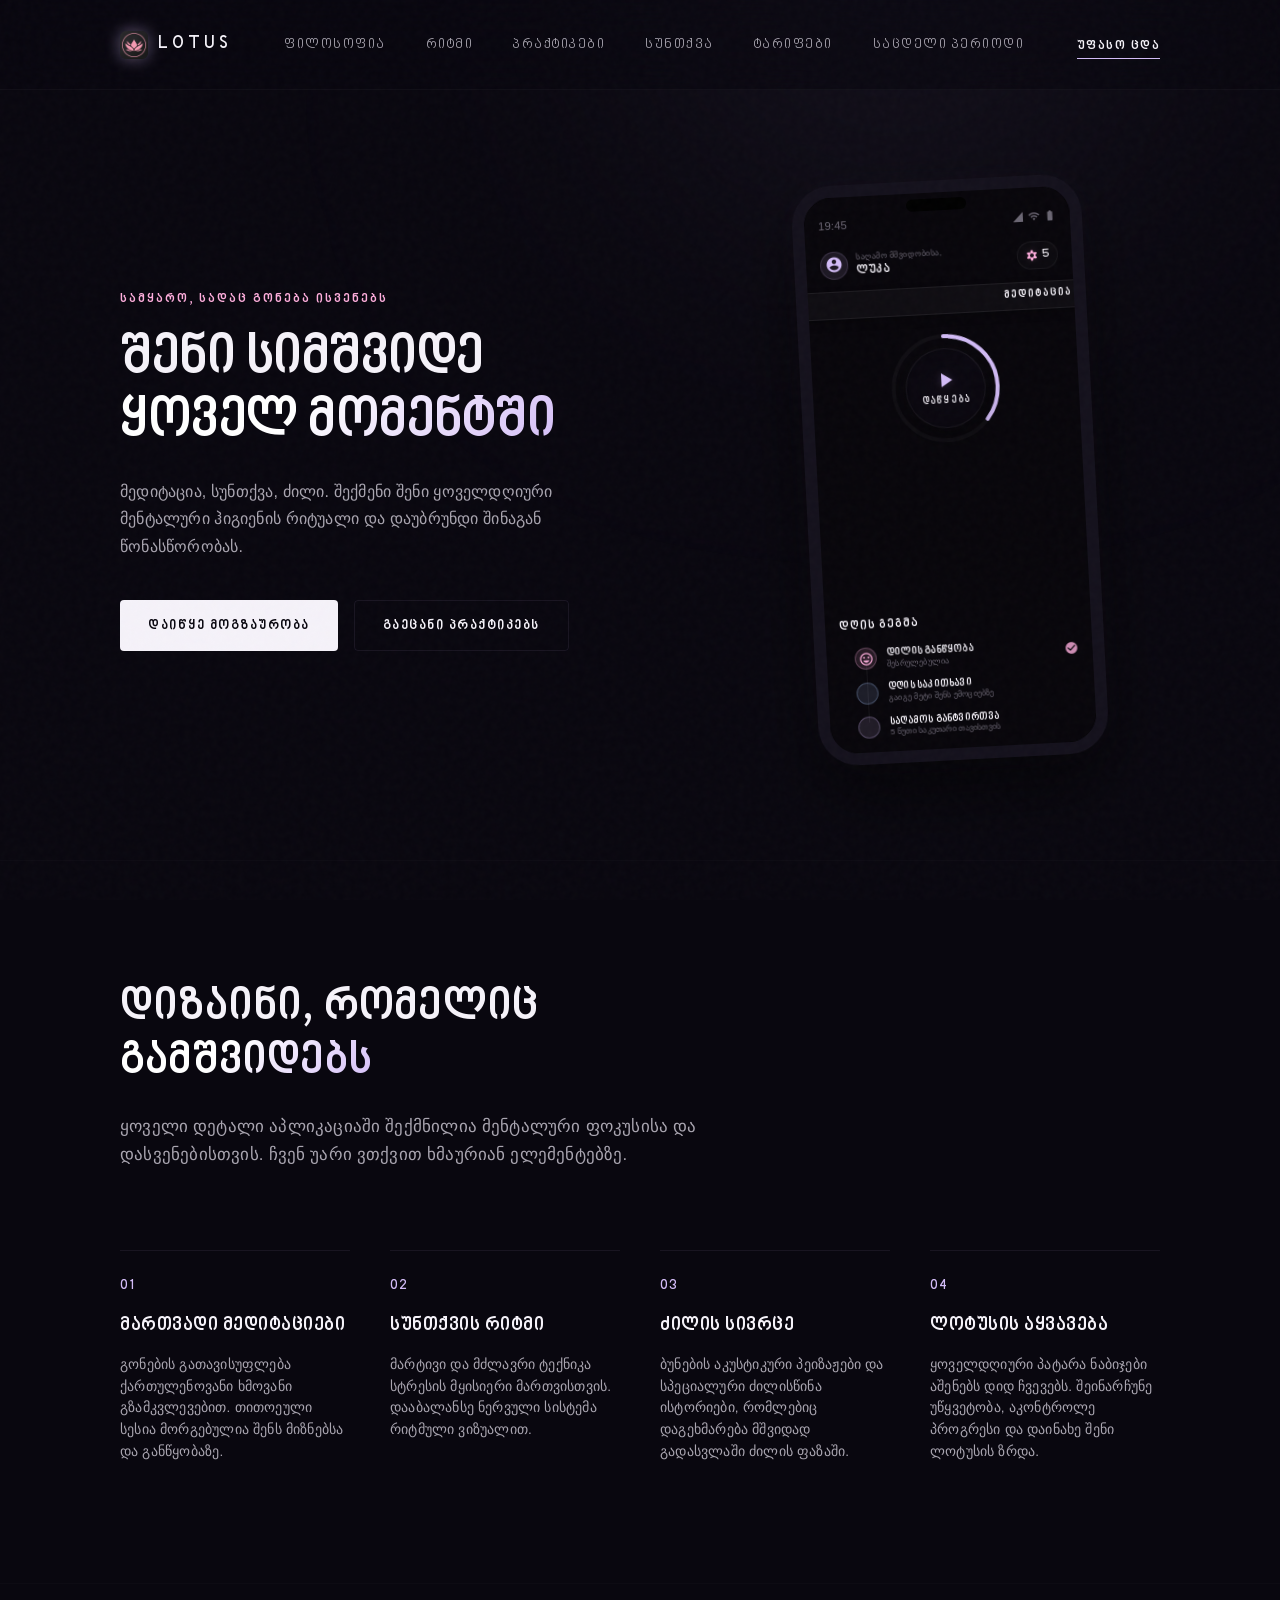
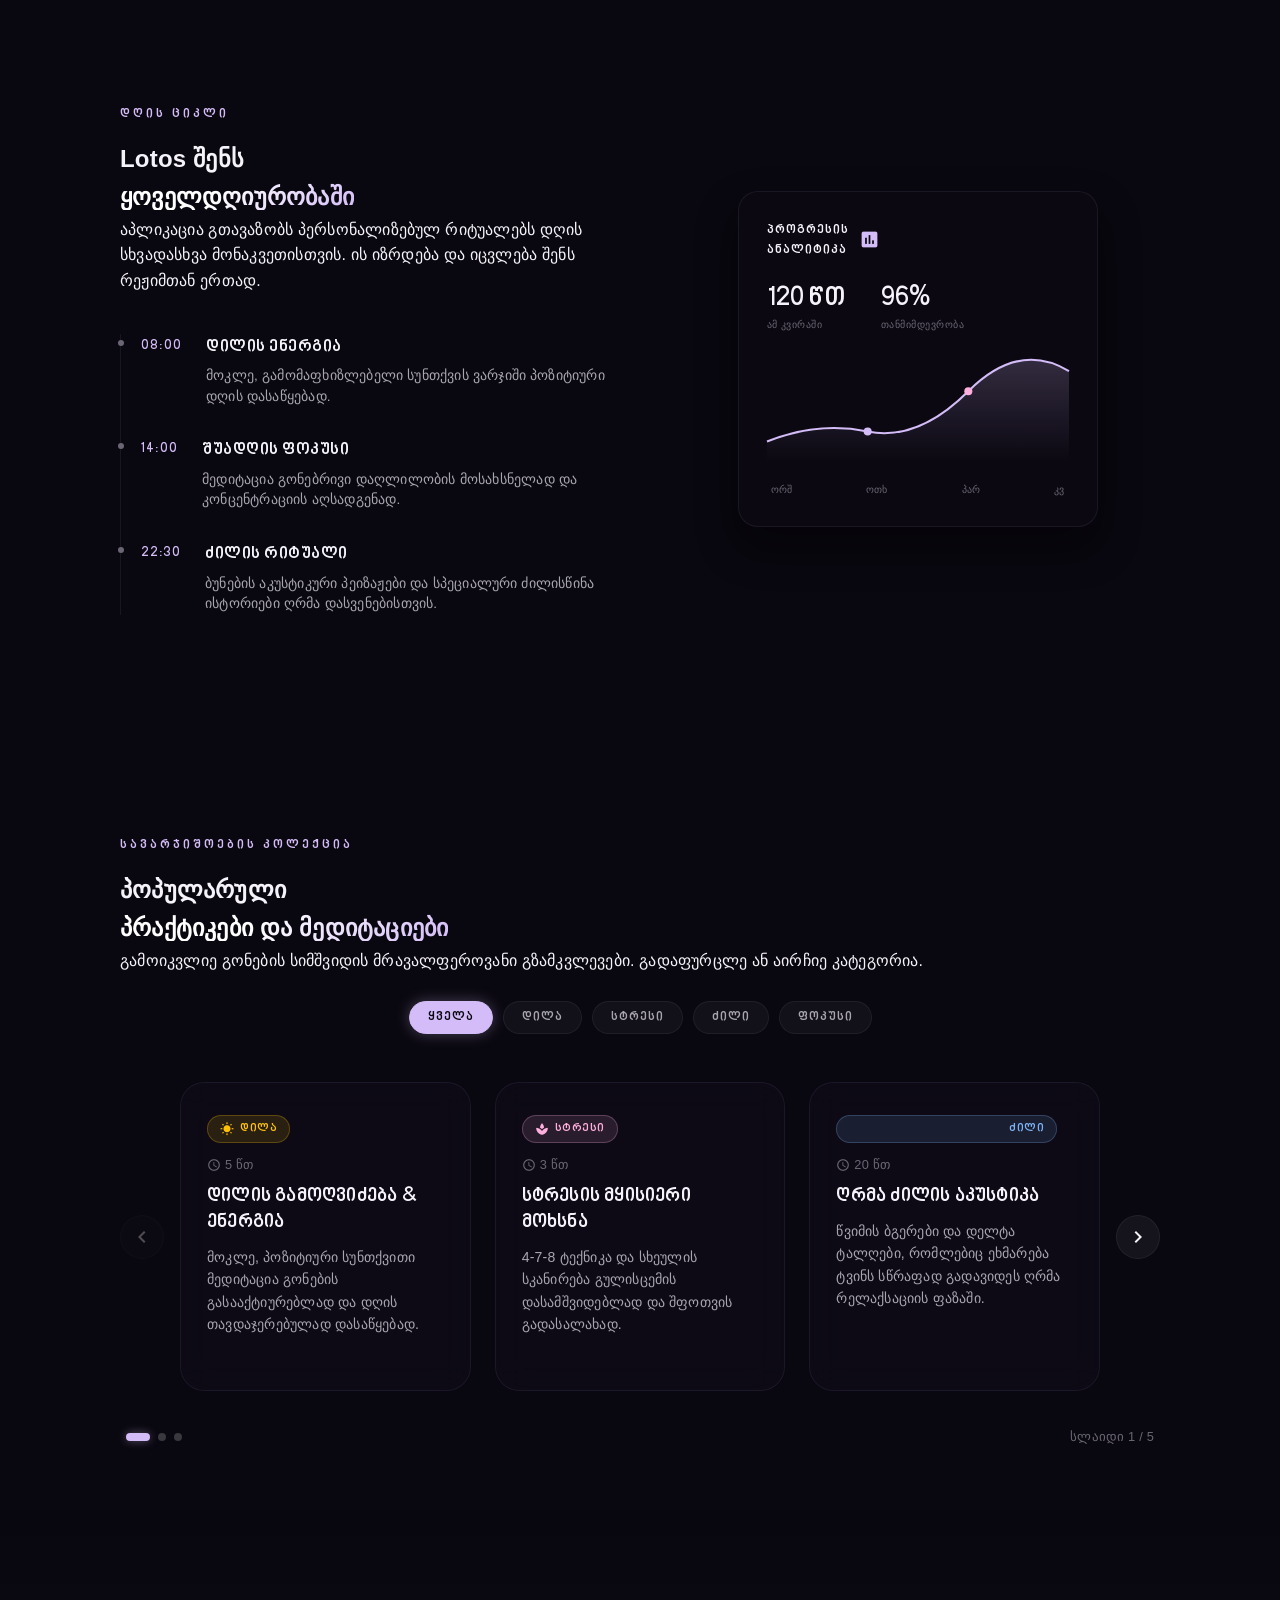
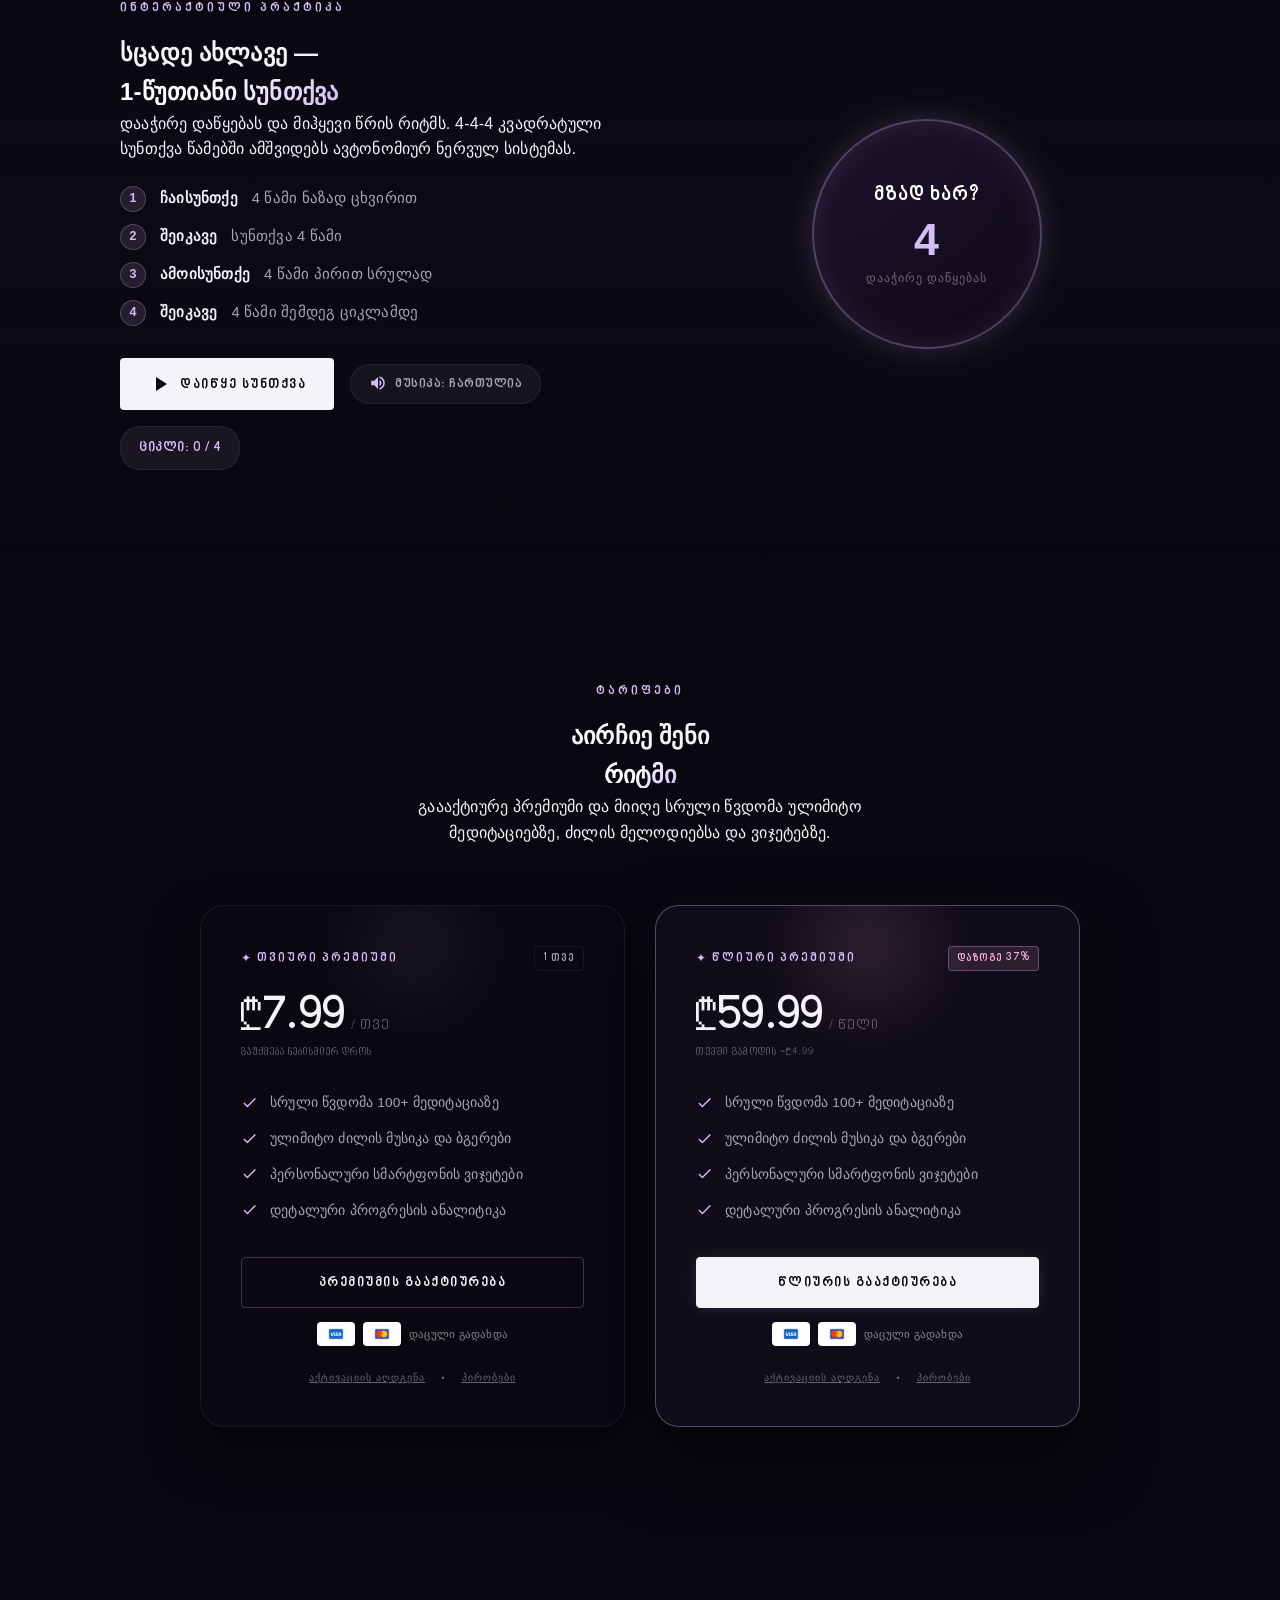
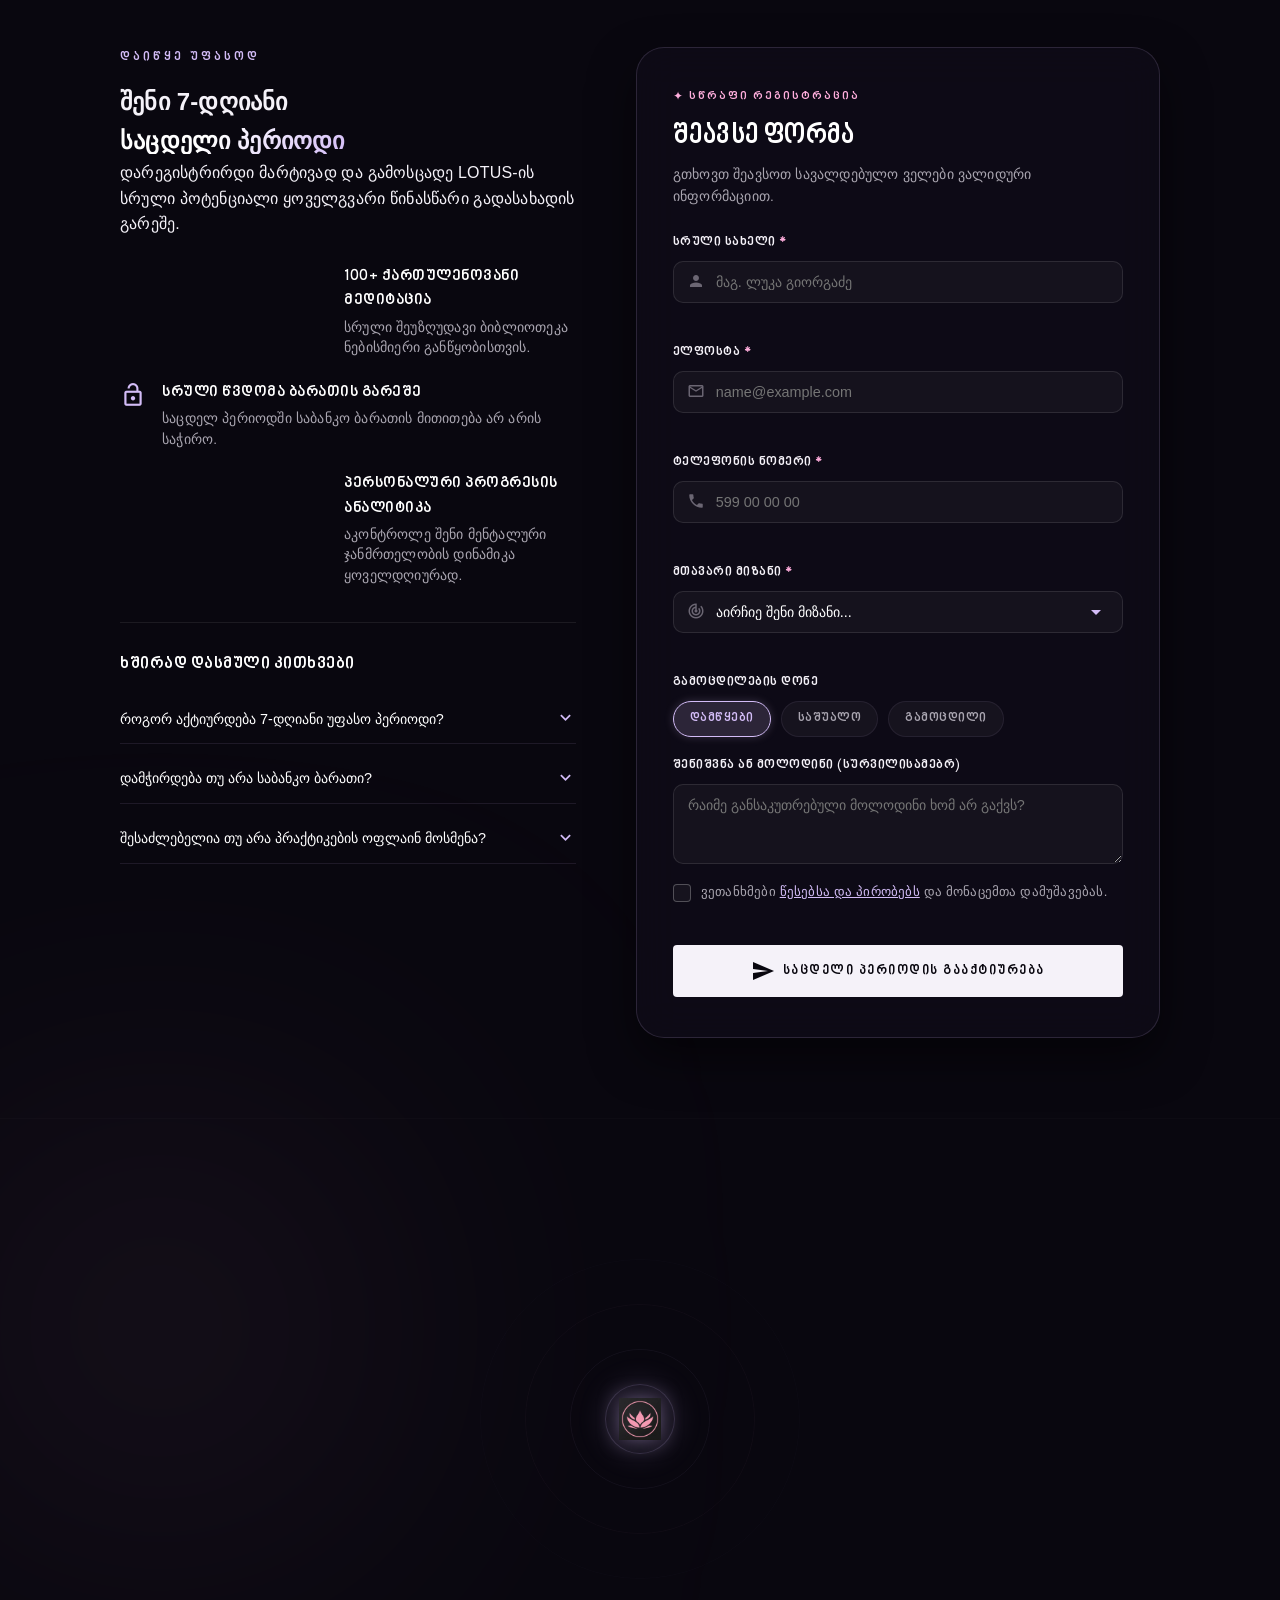
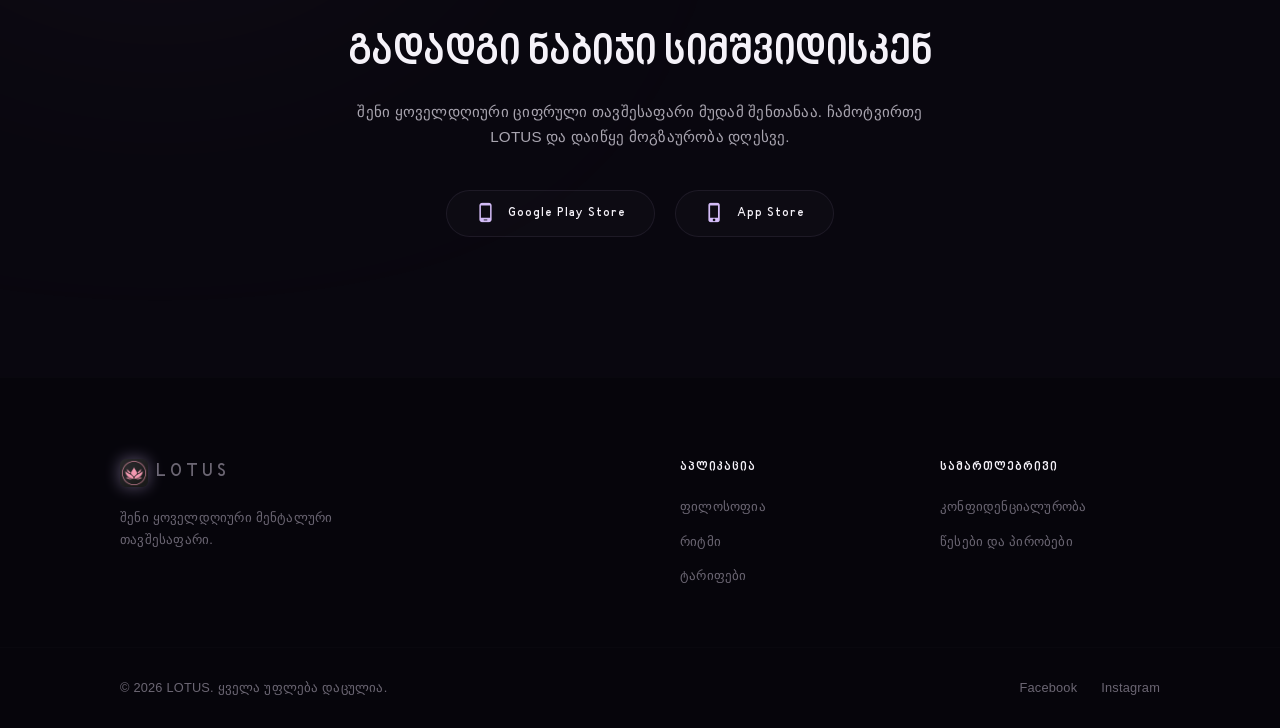
<file: index.html>
<!DOCTYPE html>
<html lang="ka">
<head>
    <meta charset="UTF-8">
    <meta name="viewport" content="width=device-width, initial-scale=1.0">
    <title>LOTUS — შენი ციფრული თავშესაფარი</title>
    <meta name="description" content="მედიტაცია, სუნთქვა და ძილი. იპოვე სიმშვიდე მინიმალისტურ და პერსონალურ გარემოში.">
    <!-- Material Icons -->
    <link href="https://fonts.googleapis.com/icon?family=Material+Icons" rel="stylesheet">
    <link rel="stylesheet" href="style.css">
    <link rel="icon" type="image/webp" href="assets/images/logo.webp">
    <link rel="alternate icon" type="image/png" href="assets/images/favicon.png">
</head>
<body>

    <!-- Tactile Film Grain Texture Overlay -->
    <div class="grain-overlay"></div>

    <!-- Background Particles Container -->
    <div class="particles-container" id="particlesContainer"></div>

    <!-- Ambient Atmospheric Glows -->
    <div class="glow-container">
        <div class="blob blob-purple" id="blobPurple"></div>
        <div class="blob blob-pink" id="blobPink"></div>
    </div>

    <!-- Editorial Navigation -->
    <header class="navbar">
        <div class="nav-container">
            <a href="#" class="nav-logo" aria-label="LOTUS მთავარი გვერდი">
                <img src="assets/images/logo.webp" alt="LOTUS Logo" class="logo-img">
                <span class="logo-text">LOTUS</span>
            </a>
            
            <nav class="nav-menu" id="navMenu">
                <a href="#features" class="nav-link">ფილოსოფია</a>
                <a href="#rhythm-section" class="nav-link">რიტმი</a>
                <a href="#practices" class="nav-link">პრაქტიკები</a>
                <a href="#breathing" class="nav-link">სუნთქვა</a>
                <a href="#pricing" class="nav-link">ტარიფები</a>
                <a href="#trial-form" class="nav-link">საცდელი პერიოდი</a>
            </nav>

            <div class="nav-actions">
                <a href="#trial-form" class="btn-minimal">უფასო ცდა</a>
                <button class="menu-toggle" id="menuToggle" aria-label="მენიუს გახსნა">
                    <i class="material-icons">menu</i>
                </button>
            </div>
        </div>
    </header>

    <main>
        <!-- Editorial Hero Section -->
        <section class="hero-section" id="hero">
            <div class="container hero-container">
                <div class="hero-content">
                    <p class="hero-tagline">სამყარო, სადაც გონება ისვენებს</p>
                    <h1 class="hero-title">
                        შენი სიმშვიდე <br>
                        <span class="gradient-text">ყოველ მომენტში</span>
                    </h1>
                    <p class="hero-subtitle">
                        მედიტაცია, სუნთქვა, ძილი. შექმენი შენი ყოველდღიური მენტალური ჰიგიენის რიტუალი და დაუბრუნდი შინაგან წონასწორობას.
                    </p>
                    <div class="hero-ctas">
                        <a href="#trial-form" class="btn btn-primary btn-glow">
                            <span>დაიწყე მოგზაურობა</span>
                        </a>
                        <a href="#practices" class="btn btn-secondary">
                            <span>გაეცანი პრაქტიკებს</span>
                        </a>
                    </div>
                </div>

                <div class="hero-mockup-wrapper">
                    <!-- Minimalist Tilted Phone Mockup -->
                    <div class="phone-mockup">
                        <div class="phone-speaker"></div>
                        <div class="phone-screen">
                            <div class="phone-header">
                                <div class="time">19:45</div>
                                <div class="icons">
                                    <i class="material-icons">signal_cellular_4_bar</i>
                                    <i class="material-icons">wifi</i>
                                    <i class="material-icons">battery_std</i>
                                </div>
                            </div>
                            
                            <!-- Real App Screen Layout -->
                            <div class="app-container">
                                <!-- Top Bar -->
                                <div class="app-top-bar">
                                    <div class="app-user-profile">
                                        <div class="app-avatar-wrapper">
                                            <i class="material-icons">account_circle</i>
                                        </div>
                                        <div class="app-user-meta">
                                            <span class="app-greeting">საღამო მშვიდობისა,</span>
                                            <span class="app-username">ლუკა</span>
                                        </div>
                                    </div>
                                    <div class="app-streak-pill">
                                        <i class="material-icons active">filter_vintage</i>
                                        <span class="app-streak-count">5</span>
                                    </div>
                                </div>

                                <!-- Mode Dropdown selector -->
                                <div class="app-mode-selector">
                                    <i class="material-icons mode-icon">self_improvement</i>
                                    <span class="mode-text">მედიტაცია</span>
                                    <i class="material-icons arrow-icon">keyboard_arrow_down</i>
                                </div>

                                <!-- Central Interactive Ring Tracker Area -->
                                <div class="app-tracker-area">
                                    <div class="tracker-background-glow"></div>
                                    <!-- SVG Progress circle -->
                                    <svg viewBox="0 0 120 120" class="tracker-circle-svg">
                                        <circle cx="60" cy="60" r="52" class="tracker-track-bg" />
                                        <circle cx="60" cy="60" r="52" class="tracker-track-progress" />
                                    </svg>
                                    <div class="tracker-center-button">
                                        <i class="material-icons play-icon">play_arrow</i>
                                        <span class="play-text">დაწყება</span>
                                    </div>
                                </div>

                                <!-- Daily Journey Plan Scroll Container -->
                                <div class="app-journey-plan">
                                    <h4 class="journey-header">დღის გეგმა</h4>
                                    <div class="journey-timeline">
                                        <div class="journey-line"></div>
                                        
                                        <!-- Journey Steps -->
                                        <div class="journey-step completed">
                                            <div class="step-icon-circle" style="background-color: rgba(255, 174, 221, 0.12); border-color: rgba(255, 174, 221, 0.25);">
                                                <i class="material-icons" style="color: #ffaedd; font-size: 0.95rem;">mood</i>
                                            </div>
                                            <div class="step-details">
                                                <h5>დილის განწყობა</h5>
                                                <p>შესრულებულია</p>
                                            </div>
                                            <i class="material-icons step-check">check_circle</i>
                                        </div>

                                        <div class="journey-step">
                                            <div class="step-icon-circle" style="background-color: rgba(168, 199, 250, 0.12); border-color: rgba(168, 199, 250, 0.25);">
                                                <i class="material-icons" style="color: #a8c7fa; font-size: 0.95rem;">auto_stories</i>
                                            </div>
                                            <div class="step-details">
                                                <h5>დღის საკითხავი</h5>
                                                <p>გაიგე მეტი შენს ემოციებზე</p>
                                            </div>
                                        </div>

                                        <div class="journey-step">
                                            <div class="step-icon-circle" style="background-color: rgba(211, 188, 247, 0.12); border-color: rgba(211, 188, 247, 0.25);">
                                                <i class="material-icons" style="color: #d3bcf7; font-size: 0.95rem;">nightlight_round</i>
                                            </div>
                                            <div class="step-details">
                                                <h5>საღამოს განტვირთვა</h5>
                                                <p>5 წუთი საკუთარი თავისთვის</p>
                                            </div>
                                        </div>
                                    </div>
                                </div>
                            </div>
                        </div>
                    </div>
                </div>
            </div>
        </section>

        <!-- Editorial Features Grid Section -->
        <section class="features-section" id="features">
            <div class="container">
                <div class="section-intro">
                    <h2 class="section-title-large">დიზაინი, რომელიც <br><span class="gradient-text">გამშვიდებს</span></h2>
                    <p class="section-lead">ყოველი დეტალი აპლიკაციაში შექმნილია მენტალური ფოკუსისა და დასვენებისთვის. ჩვენ უარი ვთქვით ხმაურიან ელემენტებზე.</p>
                </div>

                <div class="features-editorial-grid">
                    <!-- Feature 1 -->
                    <div class="editorial-card">
                        <span class="card-num">01</span>
                        <div class="card-body">
                            <h3 class="card-heading">მართვადი მედიტაციები</h3>
                            <p class="card-text">გონების გათავისუფლება ქართულენოვანი ხმოვანი გზამკვლევებით. თითოეული სესია მორგებულია შენს მიზნებსა და განწყობაზე.</p>
                        </div>
                    </div>

                    <!-- Feature 2 -->
                    <div class="editorial-card">
                        <span class="card-num">02</span>
                        <div class="card-body">
                            <h3 class="card-heading">სუნთქვის რიტმი</h3>
                            <p class="card-text">მარტივი და მძლავრი ტექნიკა სტრესის მყისიერი მართვისთვის. დააბალანსე ნერვული სისტემა რიტმული ვიზუალით.</p>
                        </div>
                    </div>

                    <!-- Feature 3 -->
                    <div class="editorial-card">
                        <span class="card-num">03</span>
                        <div class="card-body">
                            <h3 class="card-heading">ძილის სივრცე</h3>
                            <p class="card-text">ბუნების აკუსტიკური პეიზაჟები და სპეციალური ძილისწინა ისტორიები, რომლებიც დაგეხმარება მშვიდად გადასვლაში ძილის ფაზაში.</p>
                        </div>
                    </div>

                    <!-- Feature 4 -->
                    <div class="editorial-card">
                        <span class="card-num">04</span>
                        <div class="card-body">
                            <h3 class="card-heading">ლოტუსის აყვავება</h3>
                            <p class="card-text">ყოველდღიური პატარა ნაბიჯები აშენებს დიდ ჩვევებს. შეინარჩუნე უწყვეტობა, აკონტროლე პროგრესი და დაინახე შენი ლოტუსის ზრდა.</p>
                        </div>
                    </div>
                </div>
            </div>
        </section>

        <!-- Asymmetric Daily Rhythm Section (Static Visual) -->
        <section class="rhythm-section" id="rhythm-section">
            <div class="container rhythm-container">
                <div class="rhythm-info">
                    <p class="section-label">დღის ციკლი</p>
                    <h2 class="section-title">Lotos შენს <br><span class="gradient-text">ყოველდღიურობაში</span></h2>
                    <p class="section-subtitle">
                        აპლიკაცია გთავაზობს პერსონალიზებულ რიტუალებს დღის სხვადასხვა მონაკვეთისთვის. ის იზრდება და იცვლება შენს რეჟიმთან ერთად.
                    </p>
                    
                    <div class="rhythm-timeline">
                        <div class="timeline-item">
                            <span class="timeline-time">08:00</span>
                            <div class="timeline-content">
                                <h4>დილის ენერგია</h4>
                                <p>მოკლე, გამომაფხიზლებელი სუნთქვის ვარჯიში პოზიტიური დღის დასაწყებად.</p>
                            </div>
                        </div>
                        <div class="timeline-item">
                            <span class="timeline-time">14:00</span>
                            <div class="timeline-content">
                                <h4>შუადღის ფოკუსი</h4>
                                <p>მედიტაცია გონებრივი დაღლილობის მოსახსნელად და კონცენტრაციის აღსადგენად.</p>
                            </div>
                        </div>
                        <div class="timeline-item">
                            <span class="timeline-time">22:30</span>
                            <div class="timeline-content">
                                <h4>ძილის რიტუალი</h4>
                                <p>ბუნების აკუსტიკური პეიზაჟები და სპეციალური ძილისწინა ისტორიები ღრმა დასვენებისთვის.</p>
                            </div>
                        </div>
                    </div>
                </div>

                <div class="rhythm-mockup-panel">
                    <!-- Static High-Fidelity App Progress Chart Mockup -->
                    <div class="progress-chart-card glass">
                        <div class="card-header-compact">
                            <span class="card-title-compact">პროგრესის ანალიტიკა</span>
                            <i class="material-icons card-icon-compact">insert_chart_outlined</i>
                        </div>
                        <div class="chart-metrics-row">
                            <div class="metric-block">
                                <span class="metric-val">120 წთ</span>
                                <span class="metric-lbl">ამ კვირაში</span>
                            </div>
                            <div class="metric-block">
                                <span class="metric-val">96%</span>
                                <span class="metric-lbl">თანმიმდევრობა</span>
                            </div>
                        </div>
                        <div class="static-chart-visual">
                            <!-- Clean minimal CSS/SVG line chart representing weekly trend -->
                            <svg viewBox="0 0 300 100" class="svg-line-chart">
                                <defs>
                                    <linearGradient id="chartGlow" x1="0" y1="0" x2="0" y2="1">
                                        <stop offset="0%" stop-color="#d3bcf7" stop-opacity="0.2" />
                                        <stop offset="100%" stop-color="#d3bcf7" stop-opacity="0" />
                                    </linearGradient>
                                </defs>
                                <path d="M 0 80 Q 50 60 100 70 T 200 30 T 300 10" fill="none" stroke="#d3bcf7" stroke-width="2" />
                                <path d="M 0 80 Q 50 60 100 70 T 200 30 T 300 10 L 300 100 L 0 100 Z" fill="url(#chartGlow)" />
                                <!-- Chart Dots -->
                                <circle cx="100" cy="70" r="4" fill="#d3bcf7" />
                                <circle cx="200" cy="30" r="4" fill="#ffaedd" />
                            </svg>
                            <div class="chart-labels-row">
                                <span>ორშ</span>
                                <span>ოთხ</span>
                                <span>პარ</span>
                                <span>კვ</span>
                            </div>
                        </div>
                    </div>
                </div>
            </div>
        </section>

        <!-- Interactive Mindfulness Practices Slider Section -->
        <section class="practices-section" id="practices" aria-label="პრაქტიკების სლაიდერი">
            <div class="container">
                <div class="section-header">
                    <p class="section-label">სავარჯიშოების კოლექცია</p>
                    <h2 class="section-title">პოპულარული <br><span class="gradient-text">პრაქტიკები და მედიტაციები</span></h2>
                    <p class="section-subtitle">გამოიკვლიე გონების სიმშვიდის მრავალფეროვანი გზამკვლევები. გადაფურცლე ან აირჩიე კატეგორია.</p>
                </div>

                <!-- Category Filters (interactive JS) -->
                <div class="practice-filters" role="tablist" aria-label="პრაქტიკების კატეგორიები">
                    <button class="filter-chip active" data-category="all" role="tab" aria-selected="true">ყველა</button>
                    <button class="filter-chip" data-category="morning" role="tab" aria-selected="false">დილა</button>
                    <button class="filter-chip" data-category="stress" role="tab" aria-selected="false">სტრესი</button>
                    <button class="filter-chip" data-category="sleep" role="tab" aria-selected="false">ძილი</button>
                    <button class="filter-chip" data-category="focus" role="tab" aria-selected="false">ფოკუსი</button>
                </div>

                <!-- Slider Component -->
                <div class="slider-wrapper" id="practicesSliderWrapper">
                    <button class="slider-nav-btn prev-btn" id="sliderPrevBtn" aria-label="წინა სლაიდი">
                        <i class="material-icons">chevron_left</i>
                    </button>

                    <div class="slider-viewport" id="sliderViewport" tabindex="0" aria-roledescription="carousel" aria-label="მედიტაციის სესიები">
                        <div class="slider-track" id="sliderTrack">
                            <!-- Slide 1 -->
                            <article class="practice-slide" data-category="morning" role="group" aria-roledescription="slide" aria-label="1 / 5">
                                <div class="slide-card glass">
                                    <div class="slide-badge morning">
                                        <i class="material-icons">wb_sunny</i>
                                        <span>დილა</span>
                                    </div>
                                    <span class="slide-duration"><i class="material-icons">schedule</i> 5 წთ</span>
                                    <h3 class="slide-title">დილის გამოღვიძება & ენერგია</h3>
                                    <p class="slide-desc">მოკლე, პოზიტიური სუნთქვითი მედიტაცია გონების გასააქტიურებლად და დღის თავდაჯერებულად დასაწყებად.</p>
                                </div>
                            </article>

                            <!-- Slide 2 -->
                            <article class="practice-slide" data-category="stress" role="group" aria-roledescription="slide" aria-label="2 / 5">
                                <div class="slide-card glass">
                                    <div class="slide-badge stress">
                                        <i class="material-icons">spa</i>
                                        <span>სტრესი</span>
                                    </div>
                                    <span class="slide-duration"><i class="material-icons">schedule</i> 3 წთ</span>
                                    <h3 class="slide-title">სტრესის მყისიერი მოხსნა</h3>
                                    <p class="slide-desc">4-7-8 ტექნიკა და სხეულის სკანირება გულისცემის დასამშვიდებლად და შფოთვის გადასალახად.</p>
                                </div>
                            </article>

                            <!-- Slide 3 -->
                            <article class="practice-slide" data-category="sleep" role="group" aria-roledescription="slide" aria-label="3 / 5">
                                <div class="slide-card glass">
                                    <div class="slide-badge sleep">
                                        <i class="material-icons">nights_stay</i>
                                        <span>ძილი</span>
                                    </div>
                                    <span class="slide-duration"><i class="material-icons">schedule</i> 20 წთ</span>
                                    <h3 class="slide-title">ღრმა ძილის აკუსტიკა</h3>
                                    <p class="slide-desc">წვიმის ბგერები და დელტა ტალღები, რომლებიც ეხმარება ტვინს სწრაფად გადავიდეს ღრმა რელაქსაციის ფაზაში.</p>
                                </div>
                            </article>

                            <!-- Slide 4 -->
                            <article class="practice-slide" data-category="focus" role="group" aria-roledescription="slide" aria-label="4 / 5">
                                <div class="slide-card glass">
                                    <div class="slide-badge focus">
                                        <i class="material-icons">center_focus_strong</i>
                                        <span>ფოკუსი</span>
                                    </div>
                                    <span class="slide-duration"><i class="material-icons">schedule</i> 10 წთ</span>
                                    <h3 class="slide-title">გონებრივი კონცენტრაცია</h3>
                                    <p class="slide-desc">ალფა-ტალღების თანხლებით გაზრდილი პროდუქტიულობა და სამუშაო გადაღლილობის მყისიერი განტვირთვა.</p>
                                </div>
                            </article>

                            <!-- Slide 5 -->
                            <article class="practice-slide" data-category="stress" role="group" aria-roledescription="slide" aria-label="5 / 5">
                                <div class="slide-card glass">
                                    <div class="slide-badge stress">
                                        <i class="material-icons">self_improvement</i>
                                        <span>ბალანსი</span>
                                    </div>
                                    <span class="slide-duration"><i class="material-icons">schedule</i> 7 წთ</span>
                                    <h3 class="slide-title">მადლიერების რიტუალი</h3>
                                    <p class="slide-desc">შინაგანი მშვიდობის განცდა და ემოციური სტაბილიზაცია დღის პოზიტიურ მომენტებზე ფოკუსირებით.</p>
                                </div>
                            </article>
                        </div>
                    </div>

                    <button class="slider-nav-btn next-btn" id="sliderNextBtn" aria-label="შემდეგი სლაიდი">
                        <i class="material-icons">chevron_right</i>
                    </button>
                </div>

                <!-- Pagination Dots & Status -->
                <div class="slider-footer">
                    <div class="slider-dots" id="sliderDots" role="tablist" aria-label="სლაიდერის ინდიკატორები"></div>
                    <div class="slider-status" id="sliderStatus" aria-live="polite">სლაიდი 1 / 5</div>
                </div>
            </div>
        </section>

        <!-- Interactive Breathing Ritual Widget Section -->
        <section class="breathing-section" id="breathing" aria-label="სუნთქვის ინტერაქტიული რიტუალი">
            <div class="container breathing-container">
                <div class="breathing-content">
                    <p class="section-label">ინტერაქტიული პრაქტიკა</p>
                    <h2 class="section-title">სცადე ახლავე — <br><span class="gradient-text">1-წუთიანი სუნთქვა</span></h2>
                    <p class="section-subtitle">
                        დააჭირე დაწყებას და მიჰყევი წრის რიტმს. 4-4-4 კვადრატული სუნთქვა წამებში ამშვიდებს ავტონომიურ ნერვულ სისტემას.
                    </p>

                    <div class="breathing-steps-list">
                        <div class="b-step"><span class="b-step-num">1</span> <strong>ჩაისუნთქე</strong> 4 წამი ნაზად ცხვირით</div>
                        <div class="b-step"><span class="b-step-num">2</span> <strong>შეიკავე</strong> სუნთქვა 4 წამი</div>
                        <div class="b-step"><span class="b-step-num">3</span> <strong>ამოისუნთქე</strong> 4 წამი პირით სრულად</div>
                        <div class="b-step"><span class="b-step-num">4</span> <strong>შეიკავე</strong> 4 წამი შემდეგ ციკლამდე</div>
                    </div>

                    <div class="breathing-actions">
                        <button class="btn btn-primary" id="startBreathingBtn">
                            <i class="material-icons">play_arrow</i>
                            <span>დაიწყე სუნთქვა</span>
                        </button>
                        <button class="btn btn-secondary" id="stopBreathingBtn" style="display: none;">
                            <i class="material-icons">stop</i>
                            <span>შეჩერება</span>
                        </button>
                        <button class="btn-audio-toggle" id="breathingAudioToggle" type="button" aria-label="ფონური მუსიკის ჩართვა/გამორთვა" title="ფონური მუსიკა">
                            <i class="material-icons">volume_up</i>
                            <span class="audio-toggle-text">მუსიკა: ჩართულია</span>
                        </button>
                        <div class="breathing-cycle-badge" id="breathingCycleBadge">ციკლი: 0 / 4</div>
                    </div>
                </div>

                <div class="breathing-widget-display">
                    <div class="breathing-orb-wrapper">
                        <div class="breathing-pulse-aura" id="breathingAura"></div>
                        <div class="breathing-orb" id="breathingOrb">
                            <div class="breathing-phase-text" id="breathingPhase">მზად ხარ?</div>
                            <div class="breathing-timer-count" id="breathingTimer">4</div>
                            <div class="breathing-subtext" id="breathingSubtext">დააჭირე დაწყებას</div>
                        </div>
                    </div>
                </div>
            </div>
        </section>

        <!-- Pricing Section with Side-by-Side Cards -->
        <section class="pricing-section" id="pricing">
            <div class="container">
                <div class="section-header">
                    <p class="section-label">ტარიფები</p>
                    <h2 class="section-title">აირჩიე შენი <br><span class="gradient-text">რიტმი</span></h2>
                    <p class="section-subtitle">გაააქტიურე პრემიუმი და მიიღე სრული წვდომა ულიმიტო მედიტაციებზე, ძილის მელოდიებსა და ვიჯეტებზე.</p>
                </div>

                <div class="pricing-grid">
                    <!-- Monthly Card -->
                    <div class="paywall-card">
                        <div class="paywall-glow"></div>
                        <div class="paywall-inner">
                            <div class="paywall-header">
                                <span class="paywall-badge">✦ თვიური პრემიუმი</span>
                                <div class="discount-badge">1 თვე</div>
                            </div>

                            <div class="paywall-price-container">
                                <span class="paywall-price">₾7.99</span>
                                <span class="paywall-period">/ თვე</span>
                            </div>
                            <p class="paywall-cancel-anytime">გაუქმება ნებისმიერ დროს</p>

                            <div class="paywall-features">
                                <div class="paywall-feat-item">
                                    <i class="material-icons">done</i>
                                    <span>სრული წვდომა 100+ მედიტაციაზე</span>
                                </div>
                                <div class="paywall-feat-item">
                                    <i class="material-icons">done</i>
                                    <span>ულიმიტო ძილის მუსიკა და ბგერები</span>
                                </div>
                                <div class="paywall-feat-item">
                                    <i class="material-icons">done</i>
                                    <span>პერსონალური სმარტფონის ვიჯეტები</span>
                                </div>
                                <div class="paywall-feat-item">
                                    <i class="material-icons">done</i>
                                    <span>დეტალური პროგრესის ანალიტიკა</span>
                                </div>
                            </div>

                            <button class="btn btn-premium btn-full paywallSubmitBtn" data-plan="monthly" data-plan-name="თვიური პრემიუმი" data-plan-price="₾7.99 / თვე">
                                <span>პრემიუმის გააქტიურება</span>
                            </button>
                            
                            <div style="display: flex; align-items: center; justify-content: center; gap: 8px; margin-top: 14px; margin-bottom: 6px;">
                                <div style="width: 38px; height: 24px; background: #ffffff; border-radius: 4px; display: flex; align-items: center; justify-content: center; box-shadow: 0 1px 3px rgba(0,0,0,0.3);">
                                    <img src="assets/images/visa.png" alt="Visa" style="width: 26px; height: 16px; object-fit: contain;" />
                                </div>
                                <div style="width: 38px; height: 24px; background: #ffffff; border-radius: 4px; display: flex; align-items: center; justify-content: center; box-shadow: 0 1px 3px rgba(0,0,0,0.3);">
                                    <img src="assets/images/mastercard.png" alt="Mastercard" style="width: 26px; height: 16px; object-fit: contain;" />
                                </div>
                                <span style="font-size: 11px; opacity: 0.5; color: #ffffff; font-family: inherit;">დაცული გადახდა</span>
                            </div>

                            <p class="paywall-footer-links">
                                <a href="#">აქტივაციის აღდგენა</a>
                                <span>•</span>
                                <a href="#">პირობები</a>
                            </p>
                        </div>
                    </div>

                    <!-- Yearly Card (Highlighted) -->
                    <div class="paywall-card featured">
                        <div class="paywall-glow"></div>
                        <div class="paywall-inner">
                            <div class="paywall-header">
                                <span class="paywall-badge">✦ წლიური პრემიუმი</span>
                                <div class="discount-badge badge-save-large">დაზოგე 37%</div>
                            </div>

                            <div class="paywall-price-container">
                                <span class="paywall-price">₾59.99</span>
                                <span class="paywall-period">/ წელი</span>
                            </div>
                            <p class="paywall-cancel-anytime">თვეში გამოდის ~₾4.99</p>

                            <div class="paywall-features">
                                <div class="paywall-feat-item">
                                    <i class="material-icons">done</i>
                                    <span>სრული წვდომა 100+ მედიტაციაზე</span>
                                </div>
                                <div class="paywall-feat-item">
                                    <i class="material-icons">done</i>
                                    <span>ულიმიტო ძილის მუსიკა და ბგერები</span>
                                </div>
                                <div class="paywall-feat-item">
                                    <i class="material-icons">done</i>
                                    <span>პერსონალური სმარტფონის ვიჯეტები</span>
                                </div>
                                <div class="paywall-feat-item">
                                    <i class="material-icons">done</i>
                                    <span>დეტალური პროგრესის ანალიტიკა</span>
                                </div>
                            </div>

                            <button class="btn btn-premium btn-full featured-btn paywallSubmitBtn" data-plan="yearly" data-plan-name="წლიური პრემიუმი" data-plan-price="₾59.99 / წელი">
                                <span>წლიურის გააქტიურება</span>
                            </button>
                            
                            <div style="display: flex; align-items: center; justify-content: center; gap: 8px; margin-top: 14px; margin-bottom: 6px;">
                                <div style="width: 38px; height: 24px; background: #ffffff; border-radius: 4px; display: flex; align-items: center; justify-content: center; box-shadow: 0 1px 3px rgba(0,0,0,0.3);">
                                    <img src="assets/images/visa.png" alt="Visa" style="width: 26px; height: 16px; object-fit: contain;" />
                                </div>
                                <div style="width: 38px; height: 24px; background: #ffffff; border-radius: 4px; display: flex; align-items: center; justify-content: center; box-shadow: 0 1px 3px rgba(0,0,0,0.3);">
                                    <img src="assets/images/mastercard.png" alt="Mastercard" style="width: 26px; height: 16px; object-fit: contain;" />
                                </div>
                                <span style="font-size: 11px; opacity: 0.5; color: #ffffff; font-family: inherit;">დაცული გადახდა</span>
                            </div>
                            
                            <p class="paywall-footer-links">
                                <a href="#">აქტივაციის აღდგენა</a>
                                <span>•</span>
                                <a href="#">პირობები</a>
                            </p>
                        </div>
                    </div>
                </div>
            </div>
        </section>

        <!-- Interactive Free Trial & Contact Form Section -->
        <section class="trial-section" id="trial-form" aria-label="საცდელი პერიოდის რეგისტრაცია">
            <div class="container trial-layout">
                <div class="trial-info-panel">
                    <p class="section-label">დაიწყე უფასოდ</p>
                    <h2 class="section-title">შენი 7-დღიანი <br><span class="gradient-text">საცდელი პერიოდი</span></h2>
                    <p class="section-subtitle">
                        დარეგისტრირდი მარტივად და გამოსცადე LOTUS-ის სრული პოტენციალი ყოველგვარი წინასწარი გადასახადის გარეშე.
                    </p>

                    <div class="trial-perks-list">
                        <div class="perk-item">
                            <i class="material-icons perk-icon">verified</i>
                            <div>
                                <h4>100+ ქართულენოვანი მედიტაცია</h4>
                                <p>სრული შეუზღუდავი ბიბლიოთეკა ნებისმიერი განწყობისთვის.</p>
                            </div>
                        </div>
                        <div class="perk-item">
                            <i class="material-icons perk-icon">lock_open</i>
                            <div>
                                <h4>სრული წვდომა ბარათის გარეშე</h4>
                                <p>საცდელ პერიოდში საბანკო ბარათის მითითება არ არის საჭირო.</p>
                            </div>
                        </div>
                        <div class="perk-item">
                            <i class="material-icons perk-icon">insights</i>
                            <div>
                                <h4>პერსონალური პროგრესის ანალიტიკა</h4>
                                <p>აკონტროლე შენი მენტალური ჯანმრთელობის დინამიკა ყოველდღიურად.</p>
                            </div>
                        </div>
                    </div>

                    <!-- FAQ Accordion (Interactive JS component) -->
                    <div class="faq-container">
                        <h4 class="faq-header-title">ხშირად დასმული კითხვები</h4>
                        <div class="faq-item">
                            <button class="faq-question" type="button" aria-expanded="false">
                                <span>როგორ აქტიურდება 7-დღიანი უფასო პერიოდი?</span>
                                <i class="material-icons faq-arrow">expand_more</i>
                            </button>
                            <div class="faq-answer">
                                <p>ფორმის შევსებისთანავე თქვენს ელფოსტაზე მიიღებთ აქტივაციის ერთჯერად კოდს, რომელსაც შეიყვანთ LOTUS აპლიკაციაში და მყისიერად გახსნით ყველა პრემიუმ ფუნქციას.</p>
                            </div>
                        </div>
                        <div class="faq-item">
                            <button class="faq-question" type="button" aria-expanded="false">
                                <span>დამჭირდება თუ არა საბანკო ბარათი?</span>
                                <i class="material-icons faq-arrow">expand_more</i>
                            </button>
                            <div class="faq-answer">
                                <p>არა, საცდელი პერიოდის გასააქტიურებლად ბარათის მონაცემების შეყვანა სავალდებულო არ არის.</p>
                            </div>
                        </div>
                        <div class="faq-item">
                            <button class="faq-question" type="button" aria-expanded="false">
                                <span>შესაძლებელია თუ არა პრაქტიკების ოფლაინ მოსმენა?</span>
                                <i class="material-icons faq-arrow">expand_more</i>
                            </button>
                            <div class="faq-answer">
                                <p>დიახ, საყვარელი მედიტაციებისა და ძილის აკუსტიკური ჩანაწერების გადმოწერა შესაძლებელია აპლიკაციაში ოფლაინ რეჟიმისთვის.</p>
                            </div>
                        </div>
                    </div>
                </div>

                <!-- Registration Form with Client-Side Validation -->
                <div class="trial-form-card glass">
                    <div class="form-badge">✦ სწრაფი რეგისტრაცია</div>
                    <h3 class="form-title">შეავსე ფორმა</h3>
                    <p class="form-sub">გთხოვთ შეავსოთ სავალდებულო ველები ვალიდური ინფორმაციით.</p>

                    <form id="registrationForm" novalidate>
                        <!-- Full Name -->
                        <div class="form-group">
                            <label for="fullName" class="form-label">სრული სახელი <span class="req">*</span></label>
                            <div class="input-wrapper">
                                <i class="material-icons input-icon">person</i>
                                <input type="text" id="fullName" name="fullName" class="form-input" placeholder="მაგ. ლუკა გიორგაძე" required autocomplete="name">
                            </div>
                            <span class="field-error" id="nameError" aria-live="polite"></span>
                        </div>

                        <!-- Email -->
                        <div class="form-group">
                            <label for="email" class="form-label">ელფოსტა <span class="req">*</span></label>
                            <div class="input-wrapper">
                                <i class="material-icons input-icon">mail_outline</i>
                                <input type="email" id="email" name="email" class="form-input" placeholder="name@example.com" required autocomplete="email">
                            </div>
                            <span class="field-error" id="emailError" aria-live="polite"></span>
                        </div>

                        <!-- Phone -->
                        <div class="form-group">
                            <label for="phone" class="form-label">ტელეფონის ნომერი <span class="req">*</span></label>
                            <div class="input-wrapper">
                                <i class="material-icons input-icon">phone</i>
                                <input type="tel" id="phone" name="phone" class="form-input" placeholder="599 00 00 00" required autocomplete="tel">
                            </div>
                            <span class="field-error" id="phoneError" aria-live="polite"></span>
                        </div>

                        <!-- Main Goal Dropdown -->
                        <div class="form-group">
                            <label for="primaryGoal" class="form-label">მთავარი მიზანი <span class="req">*</span></label>
                            <div class="input-wrapper select-wrapper">
                                <i class="material-icons input-icon">track_changes</i>
                                <select id="primaryGoal" name="primaryGoal" class="form-input form-select" required>
                                    <option value="" disabled selected>აირჩიე შენი მიზანი...</option>
                                    <option value="stress">სტრესისა და შფოთვის შემცირება</option>
                                    <option value="sleep">ღრმა და ხარისხიანი ძილი</option>
                                    <option value="focus">ფოკუსისა და კონცენტრაციის გაზრდა</option>
                                    <option value="habit">ყოველდღიური მედიტაციის ჩვევა</option>
                                </select>
                            </div>
                            <span class="field-error" id="goalError" aria-live="polite"></span>
                        </div>

                        <!-- Experience Level Radio -->
                        <div class="form-group">
                            <span class="form-label">გამოცდილების დონე</span>
                            <div class="radio-pill-group">
                                <label class="radio-pill">
                                    <input type="radio" name="experience" value="beginner" checked>
                                    <span>დამწყები</span>
                                </label>
                                <label class="radio-pill">
                                    <input type="radio" name="experience" value="intermediate">
                                    <span>საშუალო</span>
                                </label>
                                <label class="radio-pill">
                                    <input type="radio" name="experience" value="advanced">
                                    <span>გამოცდილი</span>
                                </label>
                            </div>
                        </div>

                        <!-- Message / Note -->
                        <div class="form-group">
                            <label for="userMessage" class="form-label">შენიშვნა ან მოლოდინი (სურვილისამებრ)</label>
                            <div class="input-wrapper">
                                <textarea id="userMessage" name="userMessage" class="form-input form-textarea" rows="3" placeholder="რაიმე განსაკუთრებული მოლოდინი ხომ არ გაქვს?"></textarea>
                            </div>
                        </div>

                        <!-- Terms Checkbox -->
                        <div class="form-group form-check-group">
                            <label class="custom-checkbox-label">
                                <input type="checkbox" id="termsCheck" name="termsCheck" required>
                                <span class="custom-checkbox"></span>
                                <span class="check-text">ვეთანხმები <a href="#" class="inline-link">წესებსა და პირობებს</a> და მონაცემთა დამუშავებას.</span>
                            </label>
                            <span class="field-error" id="termsError" aria-live="polite"></span>
                        </div>

                        <!-- Submit Button -->
                        <button type="submit" class="btn btn-primary btn-full" id="submitFormBtn">
                            <i class="material-icons">send</i>
                            <span>საცდელი პერიოდის გააქტიურება</span>
                        </button>
                    </form>
                </div>
            </div>
        </section>

        <!-- Symmetrical Cinematic Download Section -->
        <section class="download-section" id="download">
            <div class="container download-container">
                <div class="download-portal">
                    <div class="portal-circle portal-circle-1"></div>
                    <div class="portal-circle portal-circle-2"></div>
                    <div class="portal-circle portal-circle-3"></div>
                    <div class="portal-lotus">
                        <img src="assets/images/logo.webp" alt="LOTUS Logo" class="portal-lotus-img">
                    </div>
                </div>
                <div class="download-content-centered">
                    <h2 class="download-title">გადადგი ნაბიჯი სიმშვიდისკენ</h2>
                    <p class="download-subtitle">შენი ყოველდღიური ციფრული თავშესაფარი მუდამ შენთანაა. ჩამოტვირთე LOTUS და დაიწყე მოგზაურობა დღესვე.</p>
                    <div class="download-actions-premium">
                        <a href="#" class="btn btn-store">
                            <i class="material-icons">phone_android</i>
                            <span>Google Play Store</span>
                        </a>
                        <a href="#" class="btn btn-store">
                            <i class="material-icons">phone_iphone</i>
                            <span>App Store</span>
                        </a>
                    </div>
                </div>
            </div>
        </section>
    </main>

    <!-- Editorial Footer -->
    <footer class="footer">
        <div class="container footer-container">
            <div class="footer-brand">
                <a href="#" class="footer-logo" aria-label="LOTUS მთავარი გვერდი">
                    <img src="assets/images/logo.webp" alt="LOTUS Logo" class="logo-img">
                    <span class="logo-text">LOTUS</span>
                </a>
                <p class="footer-brand-desc">შენი ყოველდღიური მენტალური თავშესაფარი.</p>
            </div>
            
            <div class="footer-links-grid">
                <div class="footer-links-col">
                    <h4>აპლიკაცია</h4>
                    <a href="#features">ფილოსოფია</a>
                    <a href="#rhythm-section">რიტმი</a>
                    <a href="#pricing">ტარიფები</a>
                </div>
                <div class="footer-links-col">
                    <h4>სამართლებრივი</h4>
                    <a href="#">კონფიდენციალურობა</a>
                    <a href="#">წესები და პირობები</a>
                </div>
            </div>
        </div>
        <div class="footer-bottom">
            <div class="container footer-bottom-container">
                <p class="copyright">© 2026 LOTUS. ყველა უფლება დაცულია.</p>
                <div class="social-links-minimal">
                    <a href="#">Facebook</a>
                    <a href="#">Instagram</a>
                </div>
            </div>
        </div>
    </footer>

    <!-- Toast Success Notification -->
    <div class="toast-notification" id="toastNotification">
        <i class="material-icons toast-icon">stars</i>
        <div class="toast-body">
            <h4 class="toast-title">ლოტუსი აყვავდა!</h4>
            <p class="toast-desc">სტრეიკი განახლდა 1 დღით.</p>
        </div>
    </div>

    <!-- Interactive Plan Selection Modal -->
    <div class="modal-backdrop" id="planModal" role="dialog" aria-modal="true" aria-labelledby="modalTitle" style="display: none;">
        <div class="modal-card glass">
            <button class="modal-close-btn" id="closeModalBtn" aria-label="მოდალის დახურვა">
                <i class="material-icons">close</i>
            </button>
            <div class="modal-header">
                <div class="modal-icon-badge">
                    <i class="material-icons">workspace_premium</i>
                </div>
                <h3 class="modal-title" id="modalTitle">პრემიუმის გააქტიურება</h3>
                <p class="modal-desc" id="modalPlanDesc">არჩეულია: წლიური პრემიუმი (37% დაზოგვა)</p>
            </div>
            <div class="modal-body">
                <div class="modal-plan-summary">
                    <div class="summary-row">
                        <span id="modalPlanName">წლიური პრემიუმი</span>
                        <span class="summary-price" id="modalPlanPrice">₾59.99</span>
                    </div>
                    <div class="summary-note">ულიმიტო წვდომა 100+ მედიტაციაზე, ძილის აკუსტიკასა და ვიჯეტებზე.</div>
                </div>
                <div class="modal-actions">
                    <a href="#trial-form" class="btn btn-primary btn-full" id="modalProceedBtn">
                        <span>გადასვლა საცდელ რეგისტრაციაზე</span>
                    </a>
                </div>
            </div>
        </div>
    </div>

    <!-- Application Script -->
    <script src="app.js"></script>
</body>
</html>
</file>
<file: style.css>
/* ==========================================================================
   BPG Nino Mtavruli Font Definitions
   ========================================================================== */
@font-face {
    font-family: 'bpg_nino_mtavruli_normal';
    src: url('assets/fonts/bpg_nino_mtavruli_normal.ttf') format('truetype');
    font-weight: normal;
    font-style: normal;
}

@font-face {
    font-family: 'bpg_nino_mtavruli_bold';
    src: url('assets/fonts/bpg_nino_mtavruli_bold.ttf') format('truetype');
    font-weight: bold;
    font-style: normal;
}

/* ==========================================================================
   Variables & Custom Properties
   ========================================================================== */
:root {
    --bg-dark: #09070f;
    --bg-card: rgba(16, 12, 24, 0.4);
    --border-thin: rgba(211, 188, 247, 0.08);
    --border-active: rgba(211, 188, 247, 0.25);
    
    --primary: #d3bcf7;
    --primary-glow: rgba(211, 188, 247, 0.2);
    --accent-pink: #ffaedd;
    --accent-pink-glow: rgba(255, 174, 221, 0.15);
    --accent-blue: #7fb3f5;
    
    --text-primary: #f5f2f9;
    --text-secondary: #a9a5b0;
    --text-muted: #6b6673;
    
    --font-nino: 'bpg_nino_mtavruli_normal', sans-serif;
    --font-nino-bold: 'bpg_nino_mtavruli_bold', sans-serif;
    --font-reading: -apple-system, BlinkMacSystemFont, "Segoe UI", Roboto, Helvetica, Arial, sans-serif;
    
    --transition-smooth: all 0.5s cubic-bezier(0.16, 1, 0.3, 1);
}

/* ==========================================================================
   Reset & Global Styles
   ========================================================================== */
*, *::before, *::after {
    box-sizing: border-box;
    margin: 0;
    padding: 0;
}

html {
    scroll-behavior: smooth;
    background-color: var(--bg-dark);
    color: var(--text-primary);
    font-family: var(--font-reading);
    font-size: 16px;
    overflow-x: hidden;
}

body {
    position: relative;
    min-height: 100vh;
    line-height: 1.6;
    overflow-x: hidden;
    letter-spacing: 0.2px;
}

a {
    color: inherit;
    text-decoration: none;
}

/* ==========================================================================
   Tactile Film Grain Texture Overlay
   ========================================================================== */
.grain-overlay {
    position: fixed;
    top: 0;
    left: 0;
    width: 100vw;
    height: 100vh;
    background-image: url("data:image/svg+xml,%3Csvg viewBox='0 0 180 180' xmlns='http://www.w3.org/2000/svg'%3E%3Cfilter id='noiseFilter'%3E%3CfeTurbulence type='fractalNoise' baseFrequency='0.75' numOctaves='3' stitchTiles='stitch'/%3E%3C/filter%3E%3Crect width='100%25' height='100%25' filter='url(%23noiseFilter)'/%3E%3C/svg%3E");
    opacity: 0.025;
    pointer-events: none;
    z-index: 9999;
}

/* ==========================================================================
   Background Particles
   ========================================================================== */
.particles-container {
    position: fixed;
    top: 0;
    left: 0;
    width: 100vw;
    height: 100vh;
    overflow: hidden;
    z-index: -1;
    pointer-events: none;
}

.bg-particle {
    position: absolute;
    background-color: var(--primary);
    border-radius: 50%;
    opacity: 0;
    pointer-events: none;
    will-change: transform, opacity;
    animation: floatParticle 25s infinite linear;
    box-shadow: 0 0 10px rgba(211, 188, 247, 0.6), 0 0 4px rgba(211, 188, 247, 0.4);
}

@keyframes floatParticle {
    0% {
        transform: translateY(105vh) translateX(0) scale(0.5);
        opacity: 0;
    }
    10% {
        opacity: var(--p-opacity, 0.2);
    }
    90% {
        opacity: var(--p-opacity, 0.2);
    }
    100% {
        transform: translateY(-5vh) translateX(40px) scale(0.8);
        opacity: 0;
    }
}

.phone-mockup, .blob-purple, .blob-pink {
    will-change: transform;
}


/* ==========================================================================
   Atmospheric Glows
   ========================================================================== */
.glow-container {
    position: absolute;
    top: 0;
    left: 0;
    width: 100%;
    height: 100%;
    overflow: hidden;
    z-index: -1;
    pointer-events: none;
}

.blob {
    position: absolute;
    border-radius: 50%;
    filter: blur(140px);
    opacity: 0.12;
    mix-blend-mode: screen;
}

.blob-purple {
    top: -5%;
    right: 5%;
    width: 50vw;
    height: 50vw;
    background: radial-gradient(circle, var(--primary) 0%, transparent 70%);
}

.blob-pink {
    bottom: 10%;
    left: -10%;
    width: 45vw;
    height: 45vw;
    background: radial-gradient(circle, var(--accent-pink) 0%, transparent 70%);
}

/* ==========================================================================
   Common Utilities
   ========================================================================== */
.container {
    max-width: 1100px;
    margin: 0 auto;
    padding: 0 30px;
    width: 100%;
}

.gradient-text {
    background: linear-gradient(135deg, #ffffff 40%, var(--primary) 100%);
    -webkit-background-clip: text;
    -webkit-text-fill-color: transparent;
    background-clip: text;
}

.section-label {
    font-family: var(--font-nino-bold);
    font-size: 0.8rem;
    color: var(--primary);
    text-transform: uppercase;
    letter-spacing: 3px;
    margin-bottom: 16px;
}

/* Buttons */
.btn {
    display: inline-flex;
    align-items: center;
    justify-content: center;
    padding: 14px 28px;
    border-radius: 4px;
    font-family: var(--font-nino-bold);
    font-size: 0.85rem;
    cursor: pointer;
    transition: var(--transition-smooth);
    border: none;
    gap: 8px;
    outline: none;
    letter-spacing: 1.5px;
}

.btn-primary {
    background: var(--text-primary);
    color: var(--bg-dark);
}

.btn-primary:hover {
    transform: translateY(-1px);
    box-shadow: 0 8px 20px rgba(255, 255, 255, 0.1);
    background: #ffffff;
}

.btn-glow {
    position: relative;
}
.btn-glow::after {
    content: '';
    position: absolute;
    top: 0;
    left: 0;
    right: 0;
    bottom: 0;
    border-radius: 4px;
    box-shadow: 0 0 25px rgba(255, 255, 255, 0.2);
    opacity: 0;
    transition: var(--transition-smooth);
    z-index: -1;
}
.btn-glow:hover::after {
    opacity: 0.5;
}

.btn-secondary {
    background: transparent;
    color: var(--text-primary);
    border: 1px solid var(--border-thin);
}

.btn-secondary:hover {
    background: rgba(255, 255, 255, 0.02);
    border-color: var(--border-active);
    transform: translateY(-1px);
}

.btn-minimal {
    font-family: var(--font-nino-bold);
    font-size: 0.8rem;
    color: var(--text-primary);
    letter-spacing: 1.5px;
    border-bottom: 1px solid var(--primary);
    padding-bottom: 4px;
    transition: var(--transition-smooth);
}
.btn-minimal:hover {
    color: var(--primary);
    border-bottom-color: transparent;
}

.btn-full {
    width: 100%;
}

/* ==========================================================================
   Navigation Bar
   ========================================================================== */
.navbar {
    position: fixed;
    top: 0;
    left: 0;
    width: 100%;
    height: 90px;
    background: rgba(9, 7, 15, 0.6);
    backdrop-filter: blur(25px);
    -webkit-backdrop-filter: blur(25px);
    border-bottom: 1px solid rgba(255, 255, 255, 0.03);
    z-index: 1000;
    transition: var(--transition-smooth);
}

.navbar.scrolled {
    height: 75px;
    background: rgba(9, 7, 15, 0.8);
    border-bottom-color: rgba(255, 255, 255, 0.05);
}

.nav-container {
    display: flex;
    align-items: center;
    justify-content: space-between;
    height: 100%;
    max-width: 1100px;
    margin: 0 auto;
    padding: 0 30px;
}

.nav-logo {
    display: flex;
    align-items: center;
    gap: 10px;
}

.logo-img {
    width: 28px;
    height: 28px;
    object-fit: contain;
    border-radius: 6px;
    filter: drop-shadow(0 0 8px rgba(211, 188, 247, 0.4));
    transition: var(--transition-smooth);
}

.nav-logo:hover .logo-img,
.footer-logo:hover .logo-img {
    transform: scale(1.08);
}

.logo-icon {
    font-size: 1.5rem !important;
    color: var(--primary);
}

.logo-text {
    font-family: var(--font-nino-bold);
    font-size: 1.15rem;
    letter-spacing: 4px;
}

.nav-menu {
    display: flex;
    gap: 40px;
}

.nav-link {
    font-family: var(--font-nino);
    font-size: 0.85rem;
    color: var(--text-secondary);
    letter-spacing: 1.5px;
    transition: var(--transition-smooth);
}

.nav-link:hover {
    color: var(--text-primary);
}

.menu-toggle {
    display: none;
    background: none;
    border: none;
    color: var(--text-primary);
    cursor: pointer;
    font-size: 1.5rem;
    outline: none;
}

/* ==========================================================================
   Hero Section
   ========================================================================== */
.hero-section {
    padding-top: 180px;
    padding-bottom: 100px;
}

.hero-container {
    display: grid;
    grid-template-columns: 1.15fr 0.85fr;
    align-items: center;
    gap: 50px;
}

.hero-tagline {
    font-family: var(--font-nino-bold);
    font-size: 0.8rem;
    color: var(--accent-pink);
    letter-spacing: 2px;
    text-transform: uppercase;
    margin-bottom: 20px;
}

.hero-title {
    font-family: var(--font-nino-bold);
    font-size: 3.4rem;
    line-height: 1.15;
    margin-bottom: 24px;
    letter-spacing: -0.5px;
}

.hero-subtitle {
    font-size: 1rem;
    color: var(--text-secondary);
    line-height: 1.7;
    margin-bottom: 40px;
    max-width: 500px;
}

.hero-ctas {
    display: flex;
    gap: 16px;
}

/* Mockup Layout */
.hero-mockup-wrapper {
    display: flex;
    justify-content: center;
    align-items: center;
    position: relative;
}

.phone-mockup {
    width: 290px;
    height: 580px;
    border-radius: 40px;
    border: 12px solid #14111c;
    background: #000000;
    box-shadow: 0 30px 70px rgba(0, 0, 0, 0.6),
                0 0 35px rgba(211, 188, 247, 0.03);
    position: relative;
    overflow: hidden;
    transform: rotate(-3deg) translateY(-5px);
    transition: var(--transition-smooth);
}

.phone-mockup:hover {
    transform: rotate(0deg) translateY(-10px);
    box-shadow: 0 40px 80px rgba(0, 0, 0, 0.7),
                0 0 45px rgba(211, 188, 247, 0.08);
}

.phone-speaker {
    position: absolute;
    top: 6px;
    left: 50%;
    transform: translateX(-50%);
    width: 60px;
    height: 12px;
    background: #000000;
    border-radius: 10px;
    z-index: 10;
}

.phone-screen {
    width: 100%;
    height: 100%;
    border-radius: 28px;
    padding: 20px 14px 14px;
    display: flex;
    flex-direction: column;
    background: #08060b;
}

.phone-header {
    display: flex;
    justify-content: space-between;
    align-items: center;
    font-size: 0.7rem;
    color: var(--text-muted);
    margin-bottom: 16px;
}

.phone-header .icons {
    display: flex;
    gap: 4px;
    align-items: center;
}
.phone-header .icons i {
    font-size: 0.75rem;
}

/* Phone App Inner Content */
.app-container {
    display: flex;
    flex-direction: column;
    flex: 1;
}

/* Real App mockup screen layout */
.app-top-bar {
    display: flex;
    justify-content: space-between;
    align-items: center;
    margin-bottom: 12px;
}

.app-user-profile {
    display: flex;
    align-items: center;
    gap: 8px;
}

.app-avatar-wrapper {
    width: 28px;
    height: 28px;
    border-radius: 50%;
    background: rgba(211, 188, 247, 0.1);
    border: 1px solid rgba(211, 188, 247, 0.15);
    display: flex;
    align-items: center;
    justify-content: center;
}

.app-avatar-wrapper i {
    font-size: 1.1rem !important;
    color: var(--primary);
}

.app-user-meta {
    display: flex;
    flex-direction: column;
}

.app-greeting {
    font-size: 0.5rem;
    color: var(--text-muted);
    text-transform: uppercase;
    letter-spacing: 0.5px;
}

.app-username {
    font-family: var(--font-nino-bold);
    font-size: 0.75rem;
    color: var(--text-primary);
    line-height: 1.1;
}

.app-streak-pill {
    display: flex;
    align-items: center;
    gap: 4px;
    padding: 3px 8px;
    border-radius: 50px;
    background: rgba(255, 255, 255, 0.02);
    border: 1px solid rgba(255, 255, 255, 0.05);
}

.app-streak-pill i {
    font-size: 0.75rem !important;
    color: var(--accent-pink);
    filter: drop-shadow(0 0 3px var(--accent-pink-glow));
}

.app-streak-count {
    font-family: var(--font-nino-bold);
    font-size: 0.75rem;
    color: var(--text-primary);
}

/* Mode Dropdown Selector */
.app-mode-selector {
    display: inline-flex;
    align-items: center;
    align-self: center;
    background: rgba(255, 255, 255, 0.03);
    border: 1px solid rgba(255, 255, 255, 0.06);
    padding: 4px 12px;
    border-radius: 50px;
    gap: 4px;
    margin-bottom: 14px;
    box-shadow: 0 4px 10px rgba(0,0,0,0.2);
}

.mode-icon {
    font-size: 0.8rem !important;
    color: var(--primary);
}

.mode-text {
    font-family: var(--font-nino-bold);
    font-size: 0.7rem;
    color: var(--text-primary);
    letter-spacing: 1px;
}

.arrow-icon {
    font-size: 0.9rem !important;
    color: var(--text-muted);
}

/* Tracker Circle Area */
.app-tracker-area {
    position: relative;
    width: 120px;
    height: 120px;
    align-self: center;
    display: flex;
    align-items: center;
    justify-content: center;
    margin-bottom: 16px;
}

.tracker-background-glow {
    position: absolute;
    width: 90px;
    height: 90px;
    border-radius: 50%;
    background: radial-gradient(circle, rgba(211, 188, 247, 0.08) 0%, transparent 70%);
}

.tracker-circle-svg {
    position: absolute;
    width: 100%;
    height: 100%;
}

.tracker-track-bg {
    fill: transparent;
    stroke: rgba(255, 255, 255, 0.03);
    stroke-width: 4;
}

.tracker-track-progress {
    fill: transparent;
    stroke: var(--primary);
    stroke-width: 4;
    stroke-linecap: round;
    stroke-dasharray: 327; /* 2 * PI * r (r=52) -> ~326.7 */
    stroke-dashoffset: 210; /* Simulated progress arc */
    transform: rotate(-90deg);
    transform-origin: center;
}

.tracker-center-button {
    width: 80px;
    height: 80px;
    border-radius: 50%;
    border: 1px solid rgba(255, 255, 255, 0.06);
    background: rgba(9, 7, 15, 0.7);
    backdrop-filter: blur(10px);
    display: flex;
    flex-direction: column;
    align-items: center;
    justify-content: center;
    box-shadow: 0 8px 20px rgba(0,0,0,0.4);
    z-index: 2;
    transition: var(--transition-smooth);
}

.tracker-center-button:hover {
    border-color: rgba(211, 188, 247, 0.2);
    box-shadow: 0 8px 24px rgba(211, 188, 247, 0.05);
}

.play-icon {
    font-size: 1.5rem !important;
    color: var(--primary);
    filter: drop-shadow(0 0 4px var(--primary-glow));
}

.play-text {
    font-family: var(--font-nino-bold);
    font-size: 0.6rem;
    color: var(--text-primary);
    letter-spacing: 1.2px;
    margin-top: 1px;
}

/* Daily Journey Plan */
.app-journey-plan {
    display: flex;
    flex-direction: column;
    text-align: left;
    margin-top: auto;
    overflow: hidden;
}

.journey-header {
    font-family: var(--font-nino-bold);
    font-size: 0.75rem;
    color: var(--text-primary);
    margin-bottom: 12px;
    letter-spacing: 1px;
}

.journey-timeline {
    position: relative;
    display: flex;
    flex-direction: column;
    gap: 12px;
    padding-left: 14px;
}

.journey-line {
    position: absolute;
    left: 25px;
    top: 10px;
    bottom: 16px;
    width: 1px;
    background: rgba(255,255,255,0.06);
}

.journey-step {
    position: relative;
    display: flex;
    align-items: center;
    gap: 10px;
}

.step-icon-circle {
    position: relative;
    width: 12px;
    height: 12px;
    border-radius: 50%;
    display: flex;
    align-items: center;
    justify-content: center;
    z-index: 2;
    /* Custom icon inside a small circle */
    width: 22px;
    height: 22px;
    border: 1px solid;
}

.step-details {
    display: flex;
    flex-direction: column;
}

.step-details h5 {
    font-family: var(--font-nino-bold);
    font-size: 0.65rem;
    color: var(--text-primary);
    line-height: 1.2;
}

.step-details p {
    font-size: 0.5rem;
    color: var(--text-muted);
    line-height: 1.1;
    margin-top: 1px;
}

.step-check {
    margin-left: auto;
    font-size: 0.85rem !important;
    color: var(--accent-pink);
    opacity: 0.8;
}

/* ==========================================================================
   Editorial Features Section
   ========================================================================== */
.features-section {
    padding: 120px 0;
    border-top: 1px solid rgba(255, 255, 255, 0.02);
}

.section-intro {
    margin-bottom: 80px;
    max-width: 650px;
}

.section-title-large {
    font-family: var(--font-nino-bold);
    font-size: 2.8rem;
    line-height: 1.2;
    margin-bottom: 24px;
}

.section-lead {
    font-size: 1.05rem;
    color: var(--text-secondary);
    line-height: 1.7;
}

.features-editorial-grid {
    display: grid;
    grid-template-columns: repeat(auto-fit, minmax(220px, 1fr));
    gap: 40px;
}

.editorial-card {
    border-top: 1px solid var(--border-thin);
    padding-top: 24px;
    display: flex;
    flex-direction: column;
    transition: var(--transition-smooth);
}

.editorial-card:hover {
    border-top-color: var(--border-active);
}

.card-num {
    font-family: var(--font-nino-bold);
    font-size: 0.85rem;
    color: var(--primary);
    margin-bottom: 16px;
    letter-spacing: 1px;
}

.card-heading {
    font-family: var(--font-nino-bold);
    font-size: 1.15rem;
    color: var(--text-primary);
    margin-bottom: 12px;
    letter-spacing: 0.5px;
}

.card-text {
    font-size: 0.85rem;
    color: var(--text-secondary);
    line-height: 1.6;
}

/* ==========================================================================
   Asymmetric Daily Rhythm Section
   ========================================================================== */
.rhythm-section {
    padding: 120px 0;
    border-top: 1px solid rgba(255, 255, 255, 0.02);
}

.rhythm-container {
    display: grid;
    grid-template-columns: 1fr 1fr;
    align-items: center;
    gap: 70px;
}

/* Editorial Timeline styles */
.rhythm-timeline {
    margin-top: 40px;
    display: flex;
    flex-direction: column;
    gap: 30px;
    position: relative;
    padding-left: 20px;
    border-left: 1px solid var(--border-thin);
}

.timeline-item {
    position: relative;
    display: flex;
    gap: 24px;
}

.timeline-item::before {
    content: '';
    position: absolute;
    left: -23.5px;
    top: 6px;
    width: 6px;
    height: 6px;
    border-radius: 50%;
    background-color: var(--text-muted);
    transition: var(--transition-smooth);
}

.timeline-item:hover::before {
    background-color: var(--primary);
    box-shadow: 0 0 8px var(--primary);
}

.timeline-time {
    font-family: var(--font-nino-bold);
    font-size: 0.8rem;
    color: var(--primary);
    letter-spacing: 1px;
    margin-top: 2px;
}

.timeline-content h4 {
    font-family: var(--font-nino-bold);
    font-size: 1.05rem;
    color: var(--text-primary);
    margin-bottom: 6px;
    letter-spacing: 0.5px;
}

.timeline-content p {
    font-size: 0.85rem;
    color: var(--text-secondary);
    line-height: 1.5;
}

/* Rhythm Mockup Panel / Chart styling */
.rhythm-mockup-panel {
    display: flex;
    justify-content: center;
    align-items: center;
}

.progress-chart-card {
    width: 100%;
    max-width: 360px;
    border-radius: 20px;
    padding: 28px;
    background-color: var(--bg-card);
    border: 1px solid var(--border-thin);
    box-shadow: 0 20px 40px rgba(0, 0, 0, 0.4);
    transition: var(--transition-smooth);
}

.progress-chart-card:hover {
    border-color: var(--border-active);
    box-shadow: 0 25px 50px rgba(0, 0, 0, 0.5);
}

.card-header-compact {
    display: flex;
    justify-content: space-between;
    align-items: center;
    margin-bottom: 24px;
}

.card-title-compact {
    font-family: var(--font-nino-bold);
    font-size: 0.8rem;
    color: var(--text-primary);
    letter-spacing: 1px;
    text-transform: uppercase;
}

.card-icon-compact {
    font-size: 1.3rem !important;
    color: var(--primary);
}

.chart-metrics-row {
    display: flex;
    gap: 36px;
    margin-bottom: 28px;
}

.metric-block {
    display: flex;
    flex-direction: column;
}

.metric-val {
    font-family: var(--font-nino-bold);
    font-size: 1.6rem;
    color: var(--text-primary);
    line-height: 1.1;
}

.metric-lbl {
    font-size: 0.65rem;
    color: var(--text-muted);
    text-transform: uppercase;
    letter-spacing: 0.5px;
    margin-top: 4px;
}

.static-chart-visual {
    width: 100%;
}

.svg-line-chart {
    width: 100%;
    height: auto;
    overflow: visible;
}

.chart-labels-row {
    display: flex;
    justify-content: space-between;
    font-size: 0.65rem;
    color: var(--text-muted);
    margin-top: 12px;
    padding: 0 4px;
}

/* ==========================================================================
   Pricing Section with Switch
   ========================================================================== */
.pricing-section {
    padding: 120px 0;
    border-top: 1px solid rgba(255, 255, 255, 0.02);
}

.pricing-section .section-header {
    text-align: center;
    margin-bottom: 40px;
}

.pricing-section .section-header .section-subtitle {
    margin-left: auto;
    margin-right: auto;
    max-width: 500px;
}

/* Pricing Side-by-Side Grid */
.pricing-grid {
    display: grid;
    grid-template-columns: repeat(2, 1fr);
    gap: 30px;
    width: 100%;
    max-width: 880px;
    margin: 60px auto 0;
    align-items: stretch;
}

.paywall-card {
    position: relative;
    width: 100%;
    border-radius: 24px;
    border: 1px solid var(--border-thin);
    overflow: hidden;
    box-shadow: 0 25px 50px rgba(0, 0, 0, 0.5);
    background-color: var(--bg-card);
    transition: var(--transition-smooth);
}

.paywall-card:hover {
    border-color: rgba(211, 188, 247, 0.2);
    box-shadow: 0 30px 60px rgba(0, 0, 0, 0.6);
}

/* Featured Yearly Card Highlights */
.paywall-card.featured {
    border-color: rgba(211, 188, 247, 0.35);
    background-color: rgba(20, 16, 32, 0.65);
    box-shadow: 0 30px 70px rgba(0, 0, 0, 0.65),
                0 0 40px rgba(211, 188, 247, 0.04);
}

.paywall-card.featured:hover {
    border-color: rgba(211, 188, 247, 0.55);
    box-shadow: 0 35px 80px rgba(0, 0, 0, 0.7),
                0 0 50px rgba(211, 188, 247, 0.08);
}

.paywall-card.featured .paywall-glow {
    opacity: 0.15;
    background: radial-gradient(circle, var(--accent-pink) 0%, transparent 70%);
}

.badge-save-large {
    background: rgba(255, 174, 221, 0.12) !important;
    border-color: rgba(255, 174, 221, 0.3) !important;
    color: var(--accent-pink) !important;
}

.featured-btn {
    background: var(--text-primary) !important;
    color: var(--bg-dark) !important;
    border-color: var(--text-primary) !important;
    box-shadow: 0 0 15px rgba(255, 255, 255, 0.1);
}

.featured-btn:hover {
    background: #ffffff !important;
    color: #000000 !important;
    box-shadow: 0 0 25px rgba(255, 255, 255, 0.25) !important;
    transform: translateY(-1px);
}

.paywall-glow {
    position: absolute;
    top: -60px;
    left: 50%;
    transform: translateX(-50%);
    width: 200px;
    height: 200px;
    background: radial-gradient(circle, var(--primary) 0%, transparent 70%);
    opacity: 0.08;
    filter: blur(25px);
    z-index: 1;
}

.paywall-inner {
    position: relative;
    z-index: 2;
    padding: 40px;
}

.paywall-header {
    display: flex;
    justify-content: space-between;
    align-items: center;
    margin-bottom: 24px;
}

.paywall-badge {
    font-family: var(--font-nino-bold);
    font-size: 0.75rem;
    color: var(--primary);
    letter-spacing: 2px;
}

.discount-badge {
    border: 1px solid var(--border-thin);
    color: var(--text-secondary);
    font-family: var(--font-nino-bold);
    font-size: 0.65rem;
    letter-spacing: 1px;
    padding: 3px 8px;
    border-radius: 4px;
    transition: var(--transition-smooth);
}

.paywall-price-container {
    display: flex;
    align-items: baseline;
    gap: 6px;
    margin-bottom: 4px;
}

.paywall-price {
    font-family: var(--font-nino-bold);
    font-size: 2.8rem;
    color: var(--text-primary);
    line-height: 1;
    transition: opacity 0.2s ease, transform 0.2s ease;
}

.paywall-period {
    font-family: var(--font-nino);
    font-size: 0.85rem;
    color: var(--text-muted);
    letter-spacing: 1px;
}

.paywall-cancel-anytime {
    font-family: var(--font-nino);
    font-size: 0.65rem;
    color: var(--text-muted);
    letter-spacing: 1px;
    margin-bottom: 32px;
}

.paywall-features {
    display: flex;
    flex-direction: column;
    gap: 14px;
    margin-bottom: 36px;
}

.paywall-feat-item {
    display: flex;
    align-items: center;
    gap: 12px;
    font-size: 0.85rem;
    color: var(--text-secondary);
}

.paywall-feat-item i {
    font-size: 1.05rem;
    color: var(--primary);
}

.btn-premium {
    background: transparent;
    color: var(--text-primary);
    border: 1px solid var(--border-active);
    padding: 16px 28px;
    border-radius: 4px;
}

.btn-premium:hover {
    background: var(--text-primary);
    color: var(--bg-dark);
    border-color: var(--text-primary);
}

.btn-premium:active {
    opacity: 0.8;
}

.spinner {
    width: 18px;
    height: 18px;
    border: 2px solid rgba(255, 255, 255, 0.2);
    border-top: 2px solid var(--text-primary);
    border-radius: 50%;
    animation: spin 0.8s linear infinite;
    display: inline-block;
}

@keyframes spin {
    0% { transform: rotate(0deg); }
    100% { transform: rotate(360deg); }
}

.paywall-footer-links {
    margin-top: 24px;
    display: flex;
    justify-content: center;
    gap: 16px;
    font-size: 0.6rem;
    color: var(--text-muted);
    letter-spacing: 1px;
}

.paywall-footer-links a {
    text-decoration: underline;
}

.paywall-footer-links a:hover {
    color: var(--text-secondary);
}

/* ==========================================================================
   Cinematic Download Portal
   ========================================================================== */
.download-section {
    padding: 140px 0;
    position: relative;
    overflow: hidden;
    border-top: 1px solid rgba(255, 255, 255, 0.02);
}

.download-container {
    display: flex;
    flex-direction: column;
    align-items: center;
    text-align: center;
    position: relative;
    z-index: 5;
}

/* Symmetrical Portal circles */
.download-portal {
    position: relative;
    width: 320px;
    height: 320px;
    margin-bottom: 50px;
    display: flex;
    align-items: center;
    justify-content: center;
}

.portal-circle {
    position: absolute;
    border-radius: 50%;
    border: 1px solid rgba(211, 188, 247, 0.05);
    background: transparent;
    transition: var(--transition-smooth);
}

.portal-circle-1 {
    width: 140px;
    height: 140px;
    animation: pulseCircle 4s infinite ease-in-out;
}

.portal-circle-2 {
    width: 230px;
    height: 230px;
    animation: pulseCircle 5s infinite ease-in-out;
    border-color: rgba(255, 174, 221, 0.03);
}

.portal-circle-3 {
    width: 320px;
    height: 320px;
    animation: pulseCircle 6s infinite ease-in-out;
    border-color: rgba(211, 188, 247, 0.02);
}

.portal-lotus {
    width: 70px;
    height: 70px;
    border-radius: 50%;
    background: rgba(9, 7, 15, 0.8);
    border: 1px solid rgba(211, 188, 247, 0.2);
    display: flex;
    align-items: center;
    justify-content: center;
    box-shadow: 0 0 30px rgba(211, 188, 247, 0.15),
                inset 0 0 15px rgba(211, 188, 247, 0.1);
    z-index: 2;
    animation: spinLotus 20s infinite linear;
}

.portal-lotus i {
    font-size: 2.2rem !important;
    color: var(--primary);
    filter: drop-shadow(0 0 6px var(--primary-glow));
}

.portal-lotus-img {
    width: 42px;
    height: 42px;
    object-fit: contain;
    filter: drop-shadow(0 0 10px rgba(211, 188, 247, 0.5));
}

@keyframes pulseCircle {
    0%, 100% { transform: scale(1); opacity: 0.4; }
    50% { transform: scale(1.04); opacity: 0.8; }
}

@keyframes spinLotus {
    0% { transform: rotate(0deg); }
    100% { transform: rotate(360deg); }
}

.download-content-centered {
    max-width: 600px;
}

.download-title {
    font-family: var(--font-nino-bold);
    font-size: 2.6rem;
    line-height: 1.2;
    margin-bottom: 20px;
    letter-spacing: -0.5px;
}

.download-subtitle {
    font-size: 0.95rem;
    color: var(--text-secondary);
    line-height: 1.7;
    margin-bottom: 40px;
}

.download-actions-premium {
    display: flex;
    justify-content: center;
    gap: 20px;
    flex-wrap: wrap;
}

.btn-store {
    display: inline-flex;
    align-items: center;
    gap: 12px;
    padding: 12px 28px;
    border: 1px solid var(--border-thin);
    background: rgba(255, 255, 255, 0.02);
    color: var(--text-primary);
    border-radius: 50px;
    font-family: var(--font-nino-bold);
    font-size: 0.8rem;
    letter-spacing: 1px;
    transition: var(--transition-smooth);
}

.btn-store:hover {
    border-color: var(--border-active);
    background: rgba(211, 188, 247, 0.05);
    box-shadow: 0 0 20px rgba(211, 188, 247, 0.1);
    transform: translateY(-2px);
}

.btn-store i {
    font-size: 1.3rem !important;
    color: var(--primary);
}

/* ==========================================================================
   Editorial Footer
   ========================================================================== */
.footer {
    background: #06050b;
    border-top: 1px solid rgba(255, 255, 255, 0.01);
    padding: 80px 0 0;
    font-size: 0.8rem;
    color: var(--text-muted);
}

.footer-container {
    display: grid;
    grid-template-columns: 1fr 1fr;
    gap: 80px;
    margin-bottom: 60px;
}

.footer-brand {
    display: flex;
    flex-direction: column;
    gap: 20px;
}

.footer-logo {
    display: flex;
    align-items: center;
    gap: 8px;
}

.footer-brand-desc {
    line-height: 1.7;
    max-width: 280px;
}

.footer-links-grid {
    display: grid;
    grid-template-columns: repeat(2, 1fr);
    gap: 40px;
}

.footer-links-col {
    display: flex;
    flex-direction: column;
    gap: 14px;
}

.footer-links-col h4 {
    font-family: var(--font-nino-bold);
    font-size: 0.75rem;
    color: var(--text-primary);
    text-transform: uppercase;
    letter-spacing: 1px;
    margin-bottom: 6px;
}

.footer-links-col a {
    transition: var(--transition-smooth);
}

.footer-links-col a:hover {
    color: var(--text-primary);
}

.footer-bottom {
    border-top: 1px solid rgba(255, 255, 255, 0.01);
    padding: 30px 0;
}

.footer-bottom-container {
    display: flex;
    justify-content: space-between;
    align-items: center;
}

.social-links-minimal {
    display: flex;
    gap: 24px;
}

.social-links-minimal a {
    transition: var(--transition-smooth);
}

.social-links-minimal a:hover {
    color: var(--text-primary);
}

/* ==========================================================================
   Toast Notification
   ========================================================================== */
.toast-notification {
    position: fixed;
    bottom: 30px;
    right: -400px;
    width: 300px;
    padding: 16px;
    background: rgba(16, 12, 24, 0.8);
    backdrop-filter: blur(25px);
    -webkit-backdrop-filter: blur(25px);
    border: 1px solid var(--border-active);
    border-radius: 12px;
    box-shadow: 0 15px 30px rgba(0, 0, 0, 0.5);
    display: flex;
    align-items: flex-start;
    gap: 12px;
    z-index: 2000;
    transition: right 0.5s cubic-bezier(0.175, 0.885, 0.32, 1.275);
}

.toast-notification.show,
.toast-notification.visible {
    right: 30px;
}

.toast-icon {
    font-size: 1.4rem !important;
    color: var(--accent-pink);
}

.toast-body {
    display: flex;
    flex-direction: column;
}

.toast-title {
    font-family: var(--font-nino-bold);
    font-size: 0.8rem;
    color: var(--text-primary);
    margin-bottom: 2px;
}

.toast-desc {
    font-size: 0.7rem;
    color: var(--text-secondary);
}

/* ==========================================================================
   Responsive Media Queries
   ========================================================================== */
@media (max-width: 1024px) {
    .hero-title {
        font-size: 2.8rem;
    }
    
    .hero-container {
        gap: 40px;
    }
}

@media (max-width: 768px) {
    .navbar {
        height: 75px;
    }
    
    .menu-toggle {
        display: block;
    }
    
    .nav-menu {
        position: fixed;
        top: 75px;
        left: 0;
        width: 100%;
        height: calc(100vh - 75px);
        background: rgba(9, 7, 15, 0.95);
        backdrop-filter: blur(30px);
        flex-direction: column;
        align-items: center;
        justify-content: center;
        gap: 32px;
        transform: translateY(-100%);
        opacity: 0;
        pointer-events: none;
        transition: all 0.5s cubic-bezier(0.16, 1, 0.3, 1);
        z-index: 999;
    }
    
    .nav-menu.active {
        transform: translateY(0);
        opacity: 1;
        pointer-events: auto;
    }
    
    .hero-container {
        grid-template-columns: 1fr;
        text-align: center;
    }
    
    .hero-subtitle {
        margin-left: auto;
        margin-right: auto;
    }
    
    .hero-ctas {
        justify-content: center;
    }
    
    .phone-mockup {
        width: 250px;
        height: 500px;
        margin: 0 auto;
    }
    
    .pricing-grid {
        grid-template-columns: 1fr;
        gap: 24px;
        max-width: 420px;
        margin: 40px auto 0;
    }
    
    .download-container {
        grid-template-columns: 1fr;
        padding: 40px;
        text-align: center;
    }
    
    .download-subtitle {
        margin-left: auto;
        margin-right: auto;
    }
    
    .footer-container {
        grid-template-columns: 1fr;
        gap: 50px;
    }
    
    .footer-brand-desc {
        max-width: 100%;
    }
    
    .footer-links-grid {
        grid-template-columns: 1fr;
        gap: 30px;
    }
    
    .footer-bottom-container {
        flex-direction: column;
        gap: 20px;
        text-align: center;
    }
}

@media (max-width: 480px) {
    .hero-title {
        font-size: 2.2rem;
    }
    
    .btn {
        width: 100%;
    }
    
    .hero-ctas {
        flex-direction: column;
    }
}

/* ==========================================================================
   Practices Carousel / Slider Section
   ========================================================================== */
.practices-section {
    padding: 100px 0 60px;
    position: relative;
    overflow: hidden;
}

.practice-filters {
    display: flex;
    flex-wrap: wrap;
    gap: 10px;
    justify-content: center;
    margin: 28px 0 36px;
}

.filter-chip {
    padding: 8px 18px;
    border-radius: 20px;
    font-family: var(--font-nino-bold);
    font-size: 0.78rem;
    letter-spacing: 1px;
    background: rgba(255, 255, 255, 0.04);
    border: 1px solid var(--border-thin);
    color: var(--text-secondary);
    cursor: pointer;
    transition: var(--transition-smooth);
    outline: none;
}

.filter-chip:hover {
    color: var(--text-primary);
    border-color: var(--border-active);
    background: rgba(255, 255, 255, 0.08);
}

.filter-chip.active {
    background: var(--primary);
    color: var(--bg-dark);
    border-color: var(--primary);
    box-shadow: 0 0 15px rgba(211, 188, 247, 0.3);
}

.slider-wrapper {
    position: relative;
    display: flex;
    align-items: center;
    gap: 16px;
    max-width: 100%;
}

.slider-viewport {
    overflow: hidden;
    width: 100%;
    border-radius: 24px;
    padding: 12px 0;
}

.slider-track {
    display: flex;
    gap: 24px;
    transition: transform 0.5s cubic-bezier(0.16, 1, 0.3, 1);
    will-change: transform;
}

.practice-slide {
    flex: 0 0 calc(33.333% - 16px);
    box-sizing: border-box;
    transition: opacity 0.4s ease, transform 0.4s ease;
}

.practice-slide.filtered-out {
    display: none;
}

.slide-card {
    padding: 32px 26px;
    border-radius: 24px;
    background: rgba(18, 14, 28, 0.55);
    border: 1px solid var(--border-thin);
    backdrop-filter: blur(16px);
    display: flex;
    flex-direction: column;
    height: 100%;
    box-sizing: border-box;
    transition: transform 0.35s ease, border-color 0.35s ease, box-shadow 0.35s ease;
}

.slide-card:hover {
    transform: translateY(-4px);
    border-color: var(--border-active);
    box-shadow: 0 15px 35px rgba(0, 0, 0, 0.4), 0 0 20px rgba(211, 188, 247, 0.1);
}

.slide-badge {
    display: inline-flex;
    align-items: center;
    gap: 6px;
    padding: 4px 12px;
    border-radius: 20px;
    font-size: 0.72rem;
    font-family: var(--font-nino-bold);
    letter-spacing: 0.5px;
    align-self: flex-start;
    margin-bottom: 12px;
}

.slide-badge i {
    font-size: 0.9rem;
}

.slide-badge.morning {
    background: rgba(255, 193, 7, 0.12);
    color: #ffc107;
    border: 1px solid rgba(255, 193, 7, 0.25);
}

.slide-badge.stress {
    background: rgba(255, 174, 221, 0.12);
    color: var(--accent-pink);
    border: 1px solid rgba(255, 174, 221, 0.25);
}

.slide-badge.sleep {
    background: rgba(127, 179, 245, 0.12);
    color: var(--accent-blue);
    border: 1px solid rgba(127, 179, 245, 0.25);
}

.slide-badge.focus {
    background: rgba(211, 188, 247, 0.12);
    color: var(--primary);
    border: 1px solid rgba(211, 188, 247, 0.25);
}

.slide-duration {
    display: inline-flex;
    align-items: center;
    gap: 4px;
    font-size: 0.8rem;
    color: var(--text-muted);
    margin-bottom: 8px;
}

.slide-duration i {
    font-size: 0.9rem;
}

.slide-title {
    font-family: var(--font-nino-bold);
    font-size: 1.2rem;
    color: var(--text-primary);
    margin-bottom: 10px;
    line-height: 1.35;
}

.slide-desc {
    font-size: 0.88rem;
    color: var(--text-secondary);
    line-height: 1.6;
    flex-grow: 1;
    margin-bottom: 22px;
}

.slide-meta {
    display: flex;
    align-items: center;
    justify-content: space-between;
    padding-top: 16px;
    border-top: 1px solid rgba(255, 255, 255, 0.06);
    gap: 12px;
}

.slide-author {
    display: inline-flex;
    align-items: center;
    gap: 6px;
    font-size: 0.78rem;
    color: var(--text-muted);
}

.slide-author i {
    font-size: 0.95rem;
    color: var(--primary);
}

.btn-play-preview {
    display: inline-flex;
    align-items: center;
    gap: 6px;
    padding: 6px 14px;
    border-radius: 20px;
    background: rgba(211, 188, 247, 0.08);
    border: 1px solid rgba(211, 188, 247, 0.25);
    color: var(--primary);
    font-size: 0.75rem;
    font-family: var(--font-nino-bold);
    letter-spacing: 0.5px;
    cursor: pointer;
    transition: var(--transition-smooth);
    outline: none;
}

.btn-play-preview i {
    font-size: 1rem;
}

.btn-play-preview:hover, .btn-play-preview.is-playing {
    background: var(--primary);
    color: var(--bg-dark);
    box-shadow: 0 0 12px rgba(211, 188, 247, 0.3);
}

.slider-nav-btn {
    width: 44px;
    height: 44px;
    border-radius: 50%;
    background: rgba(255, 255, 255, 0.05);
    border: 1px solid var(--border-thin);
    color: var(--text-primary);
    cursor: pointer;
    display: flex;
    align-items: center;
    justify-content: center;
    transition: var(--transition-smooth);
    flex-shrink: 0;
    outline: none;
    z-index: 2;
}

.slider-nav-btn:hover:not(:disabled) {
    background: rgba(255, 255, 255, 0.12);
    border-color: var(--border-active);
    color: var(--primary);
    transform: scale(1.05);
}

.slider-nav-btn:disabled {
    opacity: 0.3;
    cursor: not-allowed;
}

.slider-footer {
    display: flex;
    align-items: center;
    justify-content: space-between;
    margin-top: 24px;
    padding: 0 6px;
}

.slider-dots {
    display: flex;
    align-items: center;
    gap: 8px;
}

.slider-dot {
    width: 8px;
    height: 8px;
    border-radius: 50%;
    background: rgba(255, 255, 255, 0.2);
    border: none;
    cursor: pointer;
    transition: var(--transition-smooth);
    padding: 0;
}

.slider-dot:hover {
    background: rgba(255, 255, 255, 0.4);
}

.slider-dot.active {
    width: 24px;
    border-radius: 10px;
    background: var(--primary);
    box-shadow: 0 0 10px rgba(211, 188, 247, 0.4);
}

.slider-status {
    font-size: 0.8rem;
    color: var(--text-muted);
    font-family: var(--font-reading);
}

/* ==========================================================================
   Interactive Breathing Widget Section
   ========================================================================== */
.breathing-section {
    padding: 90px 0;
    position: relative;
    background: linear-gradient(180deg, transparent 0%, rgba(18, 14, 28, 0.4) 50%, transparent 100%);
}

.breathing-container {
    display: grid;
    grid-template-columns: 1.1fr 1fr;
    gap: 60px;
    align-items: center;
}

.breathing-steps-list {
    display: flex;
    flex-direction: column;
    gap: 12px;
    margin: 24px 0 32px;
}

.b-step {
    display: flex;
    align-items: center;
    gap: 14px;
    font-size: 0.92rem;
    color: var(--text-secondary);
}

.b-step-num {
    width: 26px;
    height: 26px;
    border-radius: 50%;
    background: rgba(211, 188, 247, 0.12);
    border: 1px solid rgba(211, 188, 247, 0.25);
    color: var(--primary);
    display: flex;
    align-items: center;
    justify-content: center;
    font-size: 0.78rem;
    font-weight: 700;
    flex-shrink: 0;
}

.b-step strong {
    color: var(--text-primary);
}

.breathing-actions {
    display: flex;
    align-items: center;
    gap: 16px;
    flex-wrap: wrap;
}

.breathing-cycle-badge {
    font-size: 0.85rem;
    font-family: var(--font-nino-bold);
    color: var(--primary);
    padding: 10px 18px;
    background: rgba(211, 188, 247, 0.08);
    border-radius: 20px;
    border: 1px solid var(--border-thin);
    letter-spacing: 0.5px;
}

.btn-audio-toggle {
    display: inline-flex;
    align-items: center;
    gap: 8px;
    padding: 10px 18px;
    background: rgba(255, 255, 255, 0.05);
    border: 1px solid var(--border-thin);
    border-radius: 20px;
    color: var(--text-secondary);
    font-size: 0.8rem;
    font-family: var(--font-nino-bold);
    letter-spacing: 0.5px;
    cursor: pointer;
    transition: var(--transition-smooth);
    outline: none;
}

.btn-audio-toggle:hover {
    background: rgba(255, 255, 255, 0.1);
    color: var(--text-primary);
    border-color: var(--border-active);
}

.btn-audio-toggle.muted {
    opacity: 0.6;
    color: var(--text-muted);
}

.btn-audio-toggle i {
    font-size: 1.1rem;
    color: var(--primary);
}

.btn-audio-toggle.muted i {
    color: var(--text-muted);
}

.breathing-widget-display {
    display: flex;
    align-items: center;
    justify-content: center;
    position: relative;
}

.breathing-orb-wrapper {
    position: relative;
    width: 290px;
    height: 290px;
    display: flex;
    align-items: center;
    justify-content: center;
}

.breathing-pulse-aura {
    position: absolute;
    width: 100%;
    height: 100%;
    border-radius: 50%;
    background: radial-gradient(circle, rgba(211, 188, 247, 0.25) 0%, transparent 70%);
    filter: blur(25px);
    transition: all 1s ease;
    opacity: 0.5;
}

.breathing-orb {
    width: 230px;
    height: 230px;
    border-radius: 50%;
    background: linear-gradient(145deg, rgba(30, 20, 48, 0.85), rgba(15, 10, 25, 0.95));
    border: 2px solid rgba(211, 188, 247, 0.3);
    display: flex;
    flex-direction: column;
    align-items: center;
    justify-content: center;
    text-align: center;
    box-shadow: 0 0 30px rgba(211, 188, 247, 0.15), inset 0 0 30px rgba(211, 188, 247, 0.1);
    transition: transform 4s cubic-bezier(0.4, 0, 0.2, 1), border-color 1s ease, box-shadow 1s ease;
    z-index: 1;
}

.breathing-orb.inhale {
    transform: scale(1.22);
    border-color: var(--accent-pink);
    box-shadow: 0 0 50px rgba(255, 174, 221, 0.35), inset 0 0 40px rgba(255, 174, 221, 0.2);
}

.breathing-orb.hold {
    transform: scale(1.22);
    border-color: var(--accent-blue);
    box-shadow: 0 0 45px rgba(127, 179, 245, 0.35), inset 0 0 35px rgba(127, 179, 245, 0.2);
}

.breathing-orb.exhale {
    transform: scale(0.92);
    border-color: var(--primary);
    box-shadow: 0 0 30px rgba(211, 188, 247, 0.2), inset 0 0 20px rgba(211, 188, 247, 0.1);
}

.breathing-phase-text {
    font-family: var(--font-nino-bold);
    font-size: 1.25rem;
    color: #ffffff;
    letter-spacing: 1px;
    margin-bottom: 4px;
}

.breathing-timer-count {
    font-size: 2.8rem;
    font-weight: 700;
    color: var(--primary);
    line-height: 1.1;
    font-family: var(--font-reading);
}

.breathing-subtext {
    font-size: 0.76rem;
    color: var(--text-muted);
    text-transform: uppercase;
    letter-spacing: 1px;
    margin-top: 4px;
}

/* ==========================================================================
   Free Trial & Contact Form Section
   ========================================================================== */
.trial-section {
    padding: 100px 0 80px;
    position: relative;
}

.trial-layout {
    display: grid;
    grid-template-columns: 1fr 1.15fr;
    gap: 60px;
    align-items: start;
}

.trial-perks-list {
    display: flex;
    flex-direction: column;
    gap: 22px;
    margin: 28px 0 36px;
}

.perk-item {
    display: flex;
    gap: 16px;
    align-items: flex-start;
}

.perk-icon {
    color: var(--primary);
    font-size: 1.6rem;
    flex-shrink: 0;
    margin-top: 2px;
}

.perk-item h4 {
    font-family: var(--font-nino-bold);
    font-size: 0.96rem;
    color: #ffffff;
    margin-bottom: 4px;
    letter-spacing: 0.5px;
}

.perk-item p {
    font-size: 0.85rem;
    color: var(--text-secondary);
    line-height: 1.5;
}

/* FAQ Accordion */
.faq-container {
    margin-top: 36px;
    padding-top: 28px;
    border-top: 1px solid rgba(255, 255, 255, 0.08);
}

.faq-header-title {
    font-family: var(--font-nino-bold);
    font-size: 1.05rem;
    color: #ffffff;
    margin-bottom: 16px;
    letter-spacing: 0.5px;
}

.faq-item {
    border-bottom: 1px solid rgba(211, 188, 247, 0.1);
    margin-bottom: 10px;
}

.faq-question {
    width: 100%;
    background: none;
    border: none;
    color: #ffffff;
    padding: 14px 0;
    display: flex;
    justify-content: space-between;
    align-items: center;
    cursor: pointer;
    font-family: inherit;
    font-size: 0.9rem;
    text-align: left;
    outline: none;
}

.faq-question:hover {
    color: var(--primary);
}

.faq-arrow {
    color: var(--primary);
    transition: transform 0.3s cubic-bezier(0.16, 1, 0.3, 1);
    font-size: 1.3rem;
}

.faq-item.active .faq-arrow {
    transform: rotate(180deg);
}

.faq-answer {
    max-height: 0;
    overflow: hidden;
    transition: max-height 0.35s cubic-bezier(0.16, 1, 0.3, 1), padding 0.3s ease;
    color: var(--text-secondary);
    font-size: 0.85rem;
    line-height: 1.6;
}

.faq-item.active .faq-answer {
    max-height: 220px;
    padding-bottom: 14px;
}

/* Form Card */
.trial-form-card {
    padding: 40px 36px;
    border-radius: 28px;
    background: rgba(18, 14, 28, 0.6);
    border: 1px solid rgba(211, 188, 247, 0.15);
    backdrop-filter: blur(20px);
    box-shadow: 0 20px 45px rgba(0, 0, 0, 0.5);
    position: relative;
}

.form-badge {
    font-family: var(--font-nino-bold);
    font-size: 0.74rem;
    color: var(--accent-pink);
    letter-spacing: 2px;
    text-transform: uppercase;
    margin-bottom: 8px;
}

.form-title {
    font-family: var(--font-nino-bold);
    font-size: 1.7rem;
    color: #ffffff;
    margin-bottom: 6px;
}

.form-sub {
    font-size: 0.85rem;
    color: var(--text-secondary);
    margin-bottom: 24px;
}

.form-group {
    margin-bottom: 18px;
}

.form-label {
    display: block;
    font-size: 0.82rem;
    font-family: var(--font-nino-bold);
    color: var(--text-primary);
    letter-spacing: 0.5px;
    margin-bottom: 8px;
}

.req {
    color: var(--accent-pink);
}

.input-wrapper {
    position: relative;
    display: flex;
    align-items: center;
}

.input-icon {
    position: absolute;
    left: 14px;
    color: var(--text-muted);
    font-size: 1.15rem;
    pointer-events: none;
    transition: color 0.3s ease;
}

.form-input {
    width: 100%;
    background: rgba(255, 255, 255, 0.035);
    border: 1px solid rgba(255, 255, 255, 0.1);
    border-radius: 10px;
    padding: 12px 14px 12px 42px;
    color: #ffffff;
    font-size: 0.9rem;
    font-family: inherit;
    transition: border-color 0.3s ease, background 0.3s ease, box-shadow 0.3s ease;
    outline: none;
    box-sizing: border-box;
}

.form-input:focus {
    border-color: var(--primary);
    background: rgba(211, 188, 247, 0.05);
    box-shadow: 0 0 15px rgba(211, 188, 247, 0.15);
}

.form-input:focus ~ .input-icon,
.input-wrapper:focus-within .input-icon {
    color: var(--primary);
}

.form-input.is-invalid {
    border-color: #ff6b6b;
    background: rgba(255, 107, 107, 0.04);
    box-shadow: 0 0 10px rgba(255, 107, 107, 0.2);
}

.form-input.is-valid {
    border-color: rgba(211, 188, 247, 0.6);
}

.form-select {
    appearance: none;
    cursor: pointer;
    background-image: url("data:image/svg+xml,%3Csvg xmlns='http://www.w3.org/2000/svg' height='24' viewBox='0 0 24 24' width='24' fill='%23d3bcf7'%3E%3Cpath d='M7 10l5 5 5-5z'/%3E%3C/svg%3E");
    background-repeat: no-repeat;
    background-position: right 14px center;
}

.form-select option {
    background: #120e1f;
    color: #ffffff;
}

.form-textarea {
    padding-left: 14px;
    resize: vertical;
    min-height: 80px;
}

.radio-pill-group {
    display: flex;
    gap: 10px;
    flex-wrap: wrap;
}

.radio-pill {
    display: flex;
    align-items: center;
    cursor: pointer;
    position: relative;
}

.radio-pill input {
    position: absolute;
    opacity: 0;
    pointer-events: none;
}

.radio-pill span {
    padding: 7px 16px;
    border-radius: 20px;
    font-size: 0.78rem;
    font-family: var(--font-nino-bold);
    background: rgba(255, 255, 255, 0.04);
    border: 1px solid var(--border-thin);
    color: var(--text-secondary);
    transition: var(--transition-smooth);
    letter-spacing: 0.5px;
}

.radio-pill:hover span {
    border-color: var(--border-active);
    color: var(--text-primary);
}

.radio-pill input:checked + span {
    background: rgba(211, 188, 247, 0.15);
    border-color: var(--primary);
    color: var(--primary);
    box-shadow: 0 0 10px rgba(211, 188, 247, 0.2);
}

.form-check-group {
    margin-top: 14px;
    margin-bottom: 22px;
}

.custom-checkbox-label {
    display: flex;
    align-items: flex-start;
    gap: 10px;
    cursor: pointer;
    font-size: 0.82rem;
    color: var(--text-secondary);
    line-height: 1.45;
}

.custom-checkbox-label input {
    position: absolute;
    opacity: 0;
    pointer-events: none;
}

.custom-checkbox {
    width: 18px;
    height: 18px;
    border-radius: 4px;
    border: 1px solid rgba(255, 255, 255, 0.25);
    background: rgba(255, 255, 255, 0.04);
    flex-shrink: 0;
    display: flex;
    align-items: center;
    justify-content: center;
    margin-top: 2px;
    transition: var(--transition-smooth);
}

.custom-checkbox-label input:checked + .custom-checkbox {
    background: var(--primary);
    border-color: var(--primary);
}

.custom-checkbox-label input:checked + .custom-checkbox::after {
    content: '✓';
    color: var(--bg-dark);
    font-size: 11px;
    font-weight: 900;
}

.field-error {
    display: block;
    font-size: 0.75rem;
    color: #ff6b6b;
    margin-top: 5px;
    min-height: 16px;
    line-height: 1.3;
}

.inline-link {
    color: var(--primary);
    text-decoration: underline;
}

/* ==========================================================================
   Plan Selection Modal
   ========================================================================== */
.modal-backdrop {
    position: fixed;
    top: 0;
    left: 0;
    width: 100vw;
    height: 100vh;
    background: rgba(5, 3, 10, 0.78);
    backdrop-filter: blur(16px);
    display: flex;
    align-items: center;
    justify-content: center;
    z-index: 10000;
    padding: 20px;
    box-sizing: border-box;
}

.modal-card {
    max-width: 480px;
    width: 100%;
    background: rgba(18, 14, 28, 0.95);
    border: 1px solid rgba(211, 188, 247, 0.25);
    border-radius: 24px;
    padding: 36px 32px;
    position: relative;
    box-shadow: 0 25px 60px rgba(0, 0, 0, 0.6);
    animation: modalSlideIn 0.3s cubic-bezier(0.16, 1, 0.3, 1);
    box-sizing: border-box;
}

@keyframes modalSlideIn {
    from {
        opacity: 0;
        transform: translateY(20px) scale(0.96);
    }
    to {
        opacity: 1;
        transform: translateY(0) scale(1);
    }
}

.modal-close-btn {
    position: absolute;
    top: 18px;
    right: 18px;
    background: none;
    border: none;
    color: var(--text-muted);
    cursor: pointer;
    font-size: 1.2rem;
    padding: 4px;
    border-radius: 50%;
    transition: var(--transition-smooth);
}

.modal-close-btn:hover {
    color: #ffffff;
    background: rgba(255, 255, 255, 0.1);
}

.modal-icon-badge {
    width: 48px;
    height: 48px;
    border-radius: 14px;
    background: rgba(211, 188, 247, 0.15);
    border: 1px solid rgba(211, 188, 247, 0.3);
    display: flex;
    align-items: center;
    justify-content: center;
    color: var(--primary);
    margin-bottom: 16px;
}

.modal-icon-badge i {
    font-size: 1.6rem;
}

.modal-title {
    font-family: var(--font-nino-bold);
    font-size: 1.4rem;
    color: #ffffff;
    margin-bottom: 6px;
}

.modal-desc {
    font-size: 0.86rem;
    color: var(--text-secondary);
    margin-bottom: 22px;
}

.modal-plan-summary {
    background: rgba(255, 255, 255, 0.03);
    border: 1px solid rgba(255, 255, 255, 0.08);
    border-radius: 16px;
    padding: 18px 20px;
    margin-bottom: 24px;
}

.summary-row {
    display: flex;
    justify-content: space-between;
    align-items: center;
    font-family: var(--font-nino-bold);
    font-size: 1.05rem;
    color: #ffffff;
    margin-bottom: 8px;
}

.summary-price {
    color: var(--primary);
    font-size: 1.2rem;
}

.summary-note {
    font-size: 0.8rem;
    color: var(--text-secondary);
    line-height: 1.45;
}

/* ==========================================================================
   Responsive Breakpoints for New Sections
   ========================================================================== */
@media (max-width: 992px) {
    .breathing-container {
        grid-template-columns: 1fr;
        text-align: center;
        gap: 40px;
    }
    
    .breathing-steps-list {
        align-items: center;
    }
    
    .breathing-actions {
        justify-content: center;
    }
    
    .trial-layout {
        grid-template-columns: 1fr;
        gap: 40px;
    }
    
    .practice-slide {
        flex: 0 0 calc(50% - 12px);
    }
}

@media (max-width: 640px) {
    .practice-slide {
        flex: 0 0 100%;
    }
    
    .slider-wrapper {
        position: relative;
    }
    
    .slider-nav-btn {
        width: 38px;
        height: 38px;
    }
    
    .slider-footer {
        flex-direction: column;
        gap: 14px;
        align-items: center;
    }
    
    .trial-form-card {
        padding: 28px 20px;
    }
    
    .breathing-orb-wrapper {
        width: 250px;
        height: 250px;
    }
    
    .breathing-orb {
        width: 200px;
        height: 200px;
    }
    
    .breathing-timer-count {
        font-size: 2.2rem;
    }
    
    .breathing-phase-text {
        font-size: 1.1rem;
    }
}
</file>
